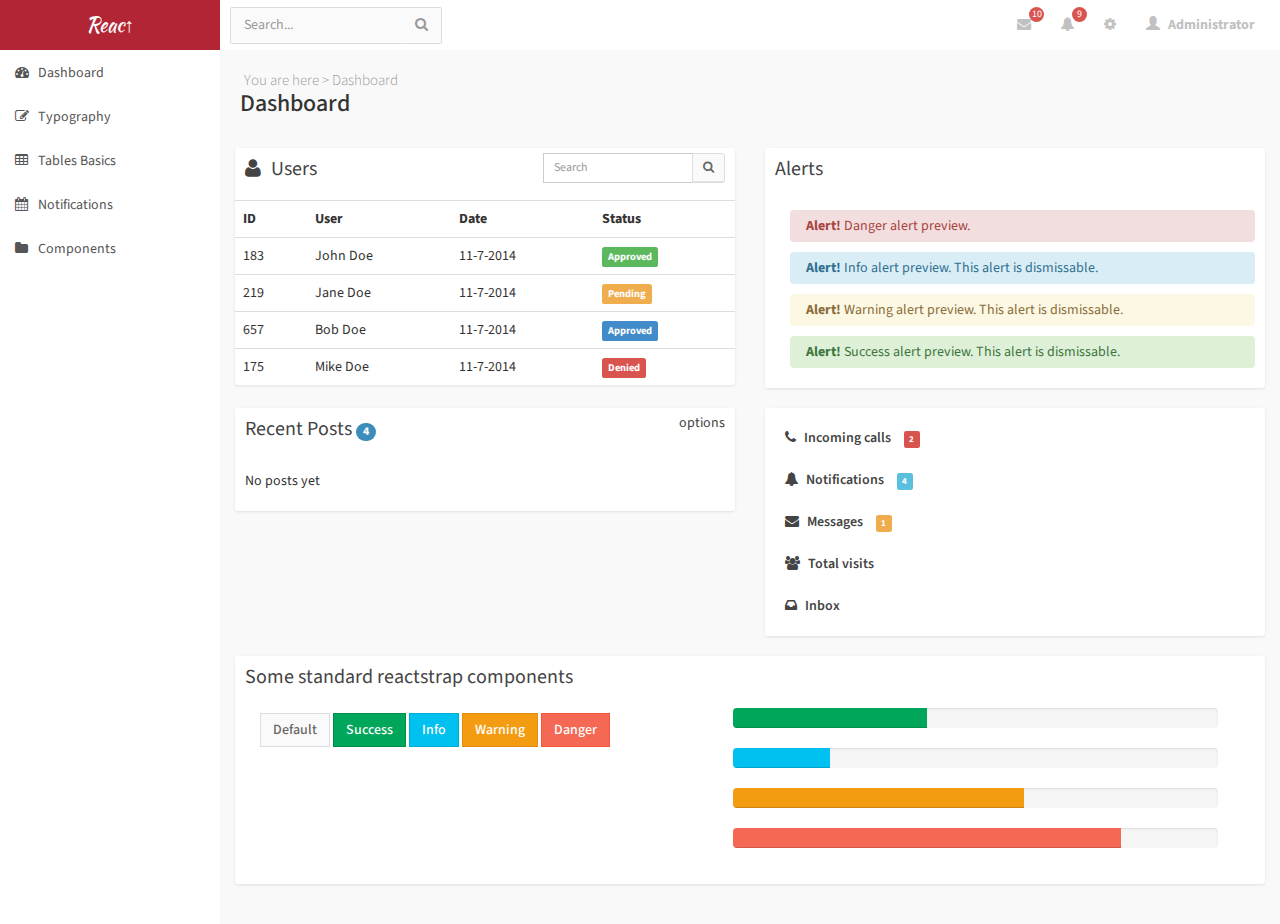
<file: index.html>
<!DOCTYPE html>
<html>
    <head>
        <meta charset="UTF-8">
        <title>Task</title>
        <meta content='width=device-width, initial-scale=1, maximum-scale=1, user-scalable=no' name='viewport'>
        <!-- bootstrap 3.0.2 -->
        <link href="css/bootstrap.min.css" rel="stylesheet" type="text/css" />
        <!-- font Awesome -->
        <link href="css/font-awesome.min.css" rel="stylesheet" type="text/css" />
        <!-- Ionicons -->
        <link href="css/ionicons.min.css" rel="stylesheet" type="text/css" />
        <!-- Theme style -->
        <link href="css/AdminLTE.css" rel="stylesheet" type="text/css" />

        <!-- HTML5 Shim and Respond.js IE8 support of HTML5 elements and media queries -->
        <!-- WARNING: Respond.js doesn't work if you view the page via file:// -->
        <!--[if lt IE 9]>
          <script src="https://oss.maxcdn.com/libs/html5shiv/3.7.0/html5shiv.js"></script>
          <script src="https://oss.maxcdn.com/libs/respond.js/1.3.0/respond.min.js"></script>
        <![endif]-->
    </head>
    <body class="skin-blue">
        <!-- header logo: style can be found in header.less -->
        <header class="header">
            <a href="index.html" class="logo">
                <!-- Add the class icon to your logo image or logo icon to add the margining -->
                Reac&#8593
            </a>
            <!-- Header Navbar: style can be found in header.less -->
            <nav class="navbar navbar-static-top" role="navigation">
                <!-- Sidebar toggle button-->
                <form action="#" method="get" class="sidebar-form">
                    <div class="input-group">
                        <input type="text" name="q" class="form-control" placeholder="Search...">
                        <span class="input-group-btn">
                            <button type="submit" name="seach" id="search-btn" class="btn btn-flat"><i class="fa fa-search"></i></button>
                        </span>
                    </div>
                </form>
                <div class="navbar-right">
                    <ul class="nav navbar-nav">
                        <!-- Messages: style can be found in dropdown.less-->
                        <li class="dropdown messages-menu">
                            <a href="#" class="dropdown-toggle" data-toggle="dropdown">
                                <i class="fa fa-envelope"></i>
                                <span class="label label-danger">10</span>
                            </a>
                          
                        </li>
                        <!-- Notifications: style can be found in dropdown.less -->
                        <li class="dropdown notifications-menu">
                            <a href="#" class="dropdown-toggle" data-toggle="dropdown">
                                <i class="fa fa-bell"></i>
                                <span class="label label-danger">9</span>
                            </a>
                            
                        </li>
                        <!-- Tasks: style can be found in dropdown.less -->
                        <li class="dropdown tasks-menu">
                            <a href="#" class="dropdown-toggle" data-toggle="dropdown">
                                <i class="fa fa-cog"></i>
                                
                            </a>
                            <ul class="dropdown-menu">
                                <li class="header">You have 9 tasks</li>
                                <li>
                                    <!-- inner menu: contains the actual data -->
                                    <ul class="menu">
                                        <li><!-- Task item -->
                                            <a href="#">
                                                <h3>
                                                    Design some buttons
                                                    <small class="pull-right">20%</small>
                                                </h3>
                                                <div class="progress xs">
                                                    <div class="progress-bar progress-bar-aqua" style="width: 20%" role="progressbar" aria-valuenow="20" aria-valuemin="0" aria-valuemax="100">
                                                        <span class="sr-only">20% Complete</span>
                                                    </div>
                                                </div>
                                            </a>
                                        </li><!-- end task item -->
                                        <li><!-- Task item -->
                                            <a href="#">
                                                <h3>
                                                    Create a nice theme
                                                    <small class="pull-right">40%</small>
                                                </h3>
                                                <div class="progress xs">
                                                    <div class="progress-bar progress-bar-green" style="width: 40%" role="progressbar" aria-valuenow="20" aria-valuemin="0" aria-valuemax="100">
                                                        <span class="sr-only">40% Complete</span>
                                                    </div>
                                                </div>
                                            </a>
                                        </li><!-- end task item -->
                                        <li><!-- Task item -->
                                            <a href="#">
                                                <h3>
                                                    Some task I need to do
                                                    <small class="pull-right">60%</small>
                                                </h3>
                                                <div class="progress xs">
                                                    <div class="progress-bar progress-bar-red" style="width: 60%" role="progressbar" aria-valuenow="20" aria-valuemin="0" aria-valuemax="100">
                                                        <span class="sr-only">60% Complete</span>
                                                    </div>
                                                </div>
                                            </a>
                                        </li><!-- end task item -->
                                        <li><!-- Task item -->
                                            <a href="#">
                                                <h3>
                                                    Make beautiful transitions
                                                    <small class="pull-right">80%</small>
                                                </h3>
                                                <div class="progress xs">
                                                    <div class="progress-bar progress-bar-yellow" style="width: 80%" role="progressbar" aria-valuenow="20" aria-valuemin="0" aria-valuemax="100">
                                                        <span class="sr-only">80% Complete</span>
                                                    </div>
                                                </div>
                                            </a>
                                        </li><!-- end task item -->
                                    </ul>
                                </li>
                                <li class="footer">
                                    <a href="#">View all tasks</a>
                                </li>
                            </ul>
                        </li>
                        <!-- User Account: style can be found in dropdown.less -->
                        <li class="dropdown user user-menu">
                            <a href="#" class="dropdown-toggle" data-toggle="dropdown">
                                <i class="glyphicon glyphicon-user"></i>
                                <span>Administrator</span>
                            </a>
                           
                        </li>
                    </ul>
                </div>
            </nav>
        </header>
        <div class="wrapper row-offcanvas row-offcanvas-left">
            <!-- Left side column. contains the logo and sidebar -->
            <aside class="left-side sidebar-offcanvas">
                <!-- sidebar: style can be found in sidebar.less -->
                <section class="sidebar">
                    <!-- Sidebar user panel -->
                   
                    
                    <!-- sidebar menu: : style can be found in sidebar.less -->
                    <ul class="sidebar-menu">
                        <li>
                            <a href="#">
                                <i class="fa fa-dashboard"></i> <span>Dashboard</span>
                            </a>
                        </li>
                      
                   
                        
                        <li class="treeview">
                            <a href="#">
                                <i class="fa fa-edit"></i> <span>Typography</span>
                                
                            </a>
                           
                        </li>
                        <li class="treeview">
                            <a href="#">
                                <i class="fa fa-table"></i> <span>Tables Basics</span>
                                
                            </a>
                           
                        </li>
                        <li>
                            <a href="#">
                                <i class="fa fa-calendar"></i> <span>Notifications</span>
                               
                            </a>
                        </li>
                       
                        <li class="treeview">
                            <a href="#">
                                <i class="fa fa-folder"></i> <span>Components</span>
                              
                            </a>
                           
                        </li>
                    </ul>
                </section>
                <!-- /.sidebar -->
            </aside>

            <!-- Right side column. Contains the navbar and content of the page -->
            <aside class="right-side">
                <!-- Content Header (Page header) -->
                <section class="content-header">
                    <h1>
                        <small>You are here > Dashboard</small><br>
                        Dashboard
                       
                    </h1>
                   
                </section>

                <!-- Main content -->
                <section class="content">
                    
                    <div class="row">
                        <div class="col-md-6">
                           
                                <div class="box">
                                    <div class="box-header">
                                        <i class="fa fa-user"></i>
                                        <h3 class="box-title">Users</h3>
                                        <div class="box-tools">
                                            <div class="input-group">
                                                <input type="text" name="table_search" class="form-control input-sm pull-right" style="width: 150px;" placeholder="Search"/>
                                                <div class="input-group-btn">
                                                    <button class="btn btn-sm btn-default"><i class="fa fa-search"></i></button>
                                                </div>
                                            </div>
                                        </div>
                                    </div><!-- /.box-header -->
                                    <div class="box-body table-responsive no-padding">
                                        <table class="table table-hover">
                                            <tr>
                                                <th>ID</th>
                                                <th>User</th>
                                                <th>Date</th>
                                                <th>Status</th>
                                                
                                            </tr>
                                            <tr>
                                                <td>183</td>
                                                <td>John Doe</td>
                                                <td>11-7-2014</td>
                                                <td><span class="label label-success">Approved</span></td>
                                               
                                            </tr>
                                            <tr>
                                                <td>219</td>
                                                <td>Jane Doe</td>
                                                <td>11-7-2014</td>
                                                <td><span class="label label-warning">Pending</span></td>
                                             
                                            </tr>
                                            <tr>
                                                <td>657</td>
                                                <td>Bob Doe</td>
                                                <td>11-7-2014</td>
                                                <td><span class="label label-primary">Approved</span></td>
                                              
                                            </tr>
                                            <tr>
                                                <td>175</td>
                                                <td>Mike Doe</td>
                                                <td>11-7-2014</td>
                                                <td><span class="label label-danger">Denied</span></td>
                                             
                                            </tr>
                                        </table>
                                    </div><!-- /.box-body -->
                                </div><!-- /.box -->
                            
                        </div>
                        <div class="col-md-6">
                            <div class="box box-danger">
                                <div class="box-header">
                                    
                                    <h3 class="box-title">Alerts</h3>
                                </div><!-- /.box-header -->
                                <div class="box-body">
                                    <div class="alert alert-danger alert-dismissable">
                                        
                                    
                                        <b>Alert!</b> Danger alert preview. 
                                    </div>
                                    <div class="alert alert-info alert-dismissable">
                                       
                                    
                                        <b>Alert!</b> Info alert preview. This alert is dismissable.
                                    </div>
                                    <div class="alert alert-warning alert-dismissable">
                                       
                                      
                                        <b>Alert!</b> Warning alert preview. This alert is dismissable.
                                    </div>
                                    <div class="alert alert-success alert-dismissable">
                                       
                                      
                                        <b>Alert!</b> Success alert preview. This alert is dismissable.
                                    </div>
                                </div><!-- /.box-body -->
                            </div><!-- /.box -->
                        </div><!-- /.col -->

                        
                    </div> <!-- /.row -->
                    <!-- END ALERTS AND CALLOUTS -->
                    
                    <div class="row">
                        <div class="col-md-6">
                            <div class="box box-info">
                                <div class="box-header">
                                    <h3 class="box-title">Recent Posts  <small class="badge  bg-light-blue">4</small></h3>
                                    <div class="box-tools pull-right">
                                       <a href="">options</a>
                                    </div>
                                </div>
                                <div class="box-body">
                                   
                                    <p>
                                        No posts yet
                                    </p>
                                </div><!-- /.box-body -->
                               
                            </div>
                        </div><!-- /.col -->

                        <div class="col-md-6">
                            <div class="box box-primary">
                             
                                <div class="box-body">
                                    <ul class="todo-list ui-sortable">
                                        <li>
                                           
                                                   <i class="fa fa-phone"></i>                                     
                                            <!-- todo text -->
                                            <span class="text">Incoming calls</span>
                                            <!-- Emphasis label -->
                                            <small class="label label-danger"> 2 </small>
                                           
                                        </li>
                                        <li>
                                            <i class="fa fa-bell"></i>
                                            <span class="text">Notifications</span>
                                            <small class="label label-info"> 4 </small>
                                           
                                        </li>
                                        <li>
                                            <i class="fa fa-envelope"></i>
                                            <span class="text">Messages</span>
                                            <small class="label label-warning"> 1 </small>
                                            
                                        </li>
                                        <li>
                                            <i class="fa fa-users"></i>
                                            <span class="text">Total visits</span>
                                            
                                        </li>
                                        <li>
                                            <i class="fa fa-inbox"></i>
                                            <span class="text">Inbox</span>
                                            
                                        </li>
                                       
                                    </ul>
                                </div><!-- /.box-body -->
                                
                            </div>
                        </div><!-- /.col -->
                    </div> <!-- /.row -->
                    <!-- END CUSTOM TABS -->
                    <!-- START PROGRESS BARS -->
                   
                    <div class="row">
                        <div class="col-md-12">
                            <div class="box box-solid">
                                <div class="box-header">
                                    <h3 class="box-title">Some standard reactstrap components</h3>
                                </div><!-- /.box-header -->
                                <div class="box-body">
                                    <div class="width50">
                                        <div class="col-md-12 rcoms">
                                            <button class="bt-sm btn btn-default btn-flat">Default</button>
                                            <button class="bt-sm btn btn-success btn-flat">Success</button>
                                            <button class="bt-sm btn btn-info btn-flat">Info</button>
                                            <button class="bt-sm btn btn-warning btn-flat">Warning</button>
                                            <button class="bt-sm btn btn-danger btn-flat">Danger</button>
                                        </div>
                                    </div>
                                    <div class="width50">
                                        <div class="progress">
                                            <div class="progress-bar progress-bar-green" role="progressbar" aria-valuenow="40" aria-valuemin="0" aria-valuemax="100" style="width: 40%">
                                                <span class="sr-only">40% Complete (success)</span>
                                            </div>
                                        </div>
                                        <div class="progress">
                                            <div class="progress-bar progress-bar-aqua" role="progressbar" aria-valuenow="20" aria-valuemin="0" aria-valuemax="100" style="width: 20%">
                                                <span class="sr-only">20% Complete</span>
                                            </div>
                                        </div>
                                        <div class="progress">
                                            <div class="progress-bar progress-bar-yellow" role="progressbar" aria-valuenow="60" aria-valuemin="0" aria-valuemax="100" style="width: 60%">
                                                <span class="sr-only">60% Complete (warning)</span>
                                            </div>
                                        </div>
                                        <div class="progress">
                                            <div class="progress-bar progress-bar-red" role="progressbar" aria-valuenow="80" aria-valuemin="0" aria-valuemax="100" style="width: 80%">
                                                <span class="sr-only">80% Complete</span>
                                            </div>
                                        </div>
                                        
                                    </div>
                                    
                                </div><!-- /.box-body -->
                            </div><!-- /.box -->
                        </div><!-- /.col (left) -->
                       
                    </div><!-- /.row -->
                  
                  
               
               
                 
         
                </section><!-- /.content -->
            </aside><!-- /.right-side -->
        </div><!-- ./wrapper -->


        <!-- jQuery 2.0.2 -->
        <script src="http://ajax.googleapis.com/ajax/libs/jquery/2.0.2/jquery.min.js"></script>
        <!-- Bootstrap -->
        <script src="js/bootstrap.min.js" type="text/javascript"></script>
        <!-- AdminLTE App -->
        <script src="js/plugin/app.js" type="text/javascript"></script>
        
    </body>
</html>
</file>
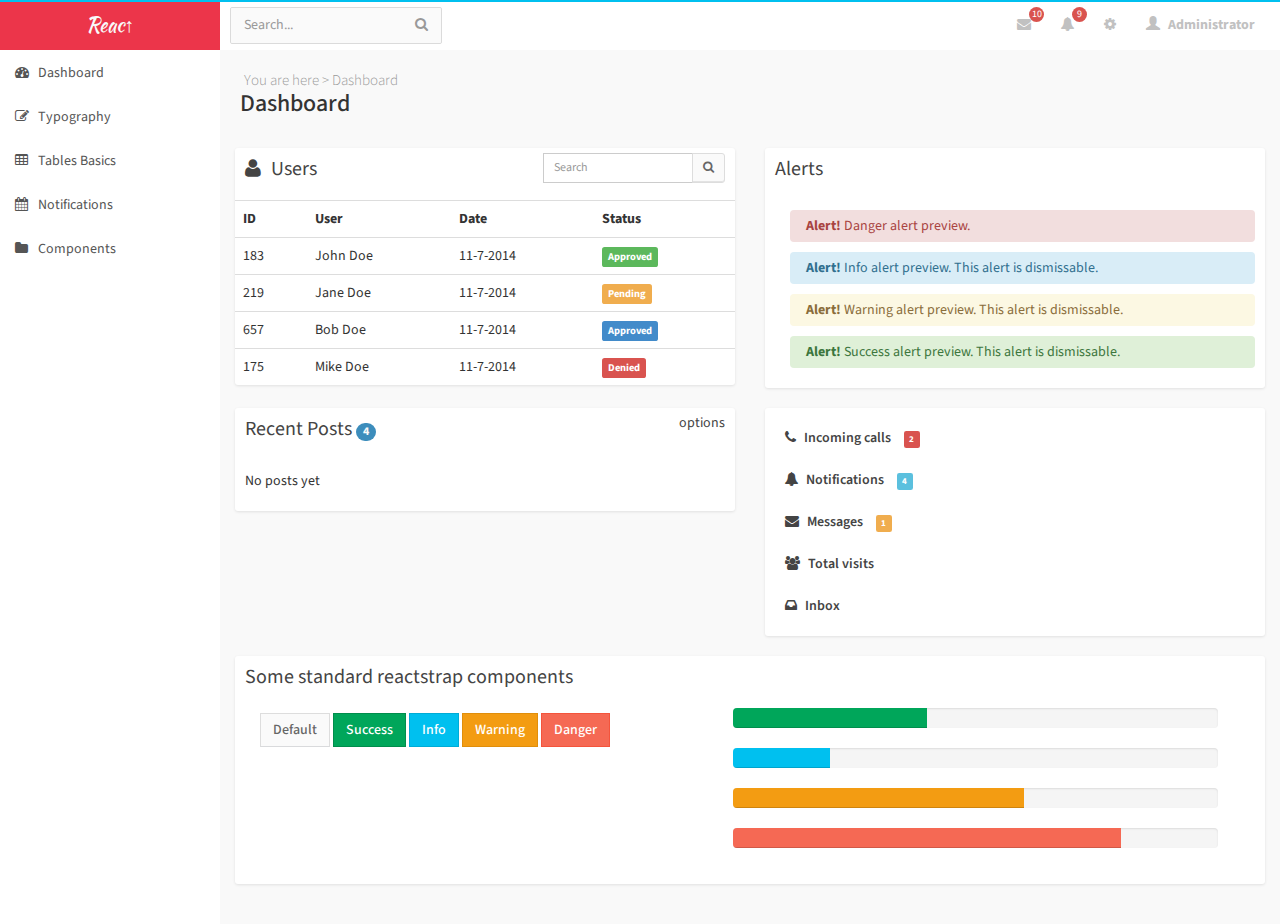
<file: pages/UI/index.html>
<!DOCTYPE html>
<html>
    <head>
        <meta charset="UTF-8">
        <title>Task</title>
        <meta content='width=device-width, initial-scale=1, maximum-scale=1, user-scalable=no' name='viewport'>
        <!-- bootstrap 3.0.2 -->
        <link href="../../css/bootstrap.min.css" rel="stylesheet" type="text/css" />
        <!-- font Awesome -->
        <link href="../../css/font-awesome.min.css" rel="stylesheet" type="text/css" />
        <!-- Ionicons -->
        <link href="../../css/ionicons.min.css" rel="stylesheet" type="text/css" />
        <!-- Theme style -->
        <link href="../../css/AdminLTE.css" rel="stylesheet" type="text/css" />

        <!-- HTML5 Shim and Respond.js IE8 support of HTML5 elements and media queries -->
        <!-- WARNING: Respond.js doesn't work if you view the page via file:// -->
        <!--[if lt IE 9]>
          <script src="https://oss.maxcdn.com/libs/html5shiv/3.7.0/html5shiv.js"></script>
          <script src="https://oss.maxcdn.com/libs/respond.js/1.3.0/respond.min.js"></script>
        <![endif]-->
    </head>
    <body class="skin-blue">
        <!-- header logo: style can be found in header.less -->
        <header class="header">
            <a href="../../index.html" class="logo">
                <!-- Add the class icon to your logo image or logo icon to add the margining -->
                Reac&#8593
            </a>
            <!-- Header Navbar: style can be found in header.less -->
            <nav class="navbar navbar-static-top" role="navigation">
                <!-- Sidebar toggle button-->
                <form action="#" method="get" class="sidebar-form">
                    <div class="input-group">
                        <input type="text" name="q" class="form-control" placeholder="Search...">
                        <span class="input-group-btn">
                            <button type="submit" name="seach" id="search-btn" class="btn btn-flat"><i class="fa fa-search"></i></button>
                        </span>
                    </div>
                </form>
                <div class="navbar-right">
                    <ul class="nav navbar-nav">
                        <!-- Messages: style can be found in dropdown.less-->
                        <li class="dropdown messages-menu">
                            <a href="#" class="dropdown-toggle" data-toggle="dropdown">
                                <i class="fa fa-envelope"></i>
                                <span class="label label-danger">10</span>
                            </a>
                          
                        </li>
                        <!-- Notifications: style can be found in dropdown.less -->
                        <li class="dropdown notifications-menu">
                            <a href="#" class="dropdown-toggle" data-toggle="dropdown">
                                <i class="fa fa-bell"></i>
                                <span class="label label-danger">9</span>
                            </a>
                            
                        </li>
                        <!-- Tasks: style can be found in dropdown.less -->
                        <li class="dropdown tasks-menu">
                            <a href="#" class="dropdown-toggle" data-toggle="dropdown">
                                <i class="fa fa-cog"></i>
                                
                            </a>
                            <ul class="dropdown-menu">
                                <li class="header">You have 9 tasks</li>
                                <li>
                                    <!-- inner menu: contains the actual data -->
                                    <ul class="menu">
                                        <li><!-- Task item -->
                                            <a href="#">
                                                <h3>
                                                    Design some buttons
                                                    <small class="pull-right">20%</small>
                                                </h3>
                                                <div class="progress xs">
                                                    <div class="progress-bar progress-bar-aqua" style="width: 20%" role="progressbar" aria-valuenow="20" aria-valuemin="0" aria-valuemax="100">
                                                        <span class="sr-only">20% Complete</span>
                                                    </div>
                                                </div>
                                            </a>
                                        </li><!-- end task item -->
                                        <li><!-- Task item -->
                                            <a href="#">
                                                <h3>
                                                    Create a nice theme
                                                    <small class="pull-right">40%</small>
                                                </h3>
                                                <div class="progress xs">
                                                    <div class="progress-bar progress-bar-green" style="width: 40%" role="progressbar" aria-valuenow="20" aria-valuemin="0" aria-valuemax="100">
                                                        <span class="sr-only">40% Complete</span>
                                                    </div>
                                                </div>
                                            </a>
                                        </li><!-- end task item -->
                                        <li><!-- Task item -->
                                            <a href="#">
                                                <h3>
                                                    Some task I need to do
                                                    <small class="pull-right">60%</small>
                                                </h3>
                                                <div class="progress xs">
                                                    <div class="progress-bar progress-bar-red" style="width: 60%" role="progressbar" aria-valuenow="20" aria-valuemin="0" aria-valuemax="100">
                                                        <span class="sr-only">60% Complete</span>
                                                    </div>
                                                </div>
                                            </a>
                                        </li><!-- end task item -->
                                        <li><!-- Task item -->
                                            <a href="#">
                                                <h3>
                                                    Make beautiful transitions
                                                    <small class="pull-right">80%</small>
                                                </h3>
                                                <div class="progress xs">
                                                    <div class="progress-bar progress-bar-yellow" style="width: 80%" role="progressbar" aria-valuenow="20" aria-valuemin="0" aria-valuemax="100">
                                                        <span class="sr-only">80% Complete</span>
                                                    </div>
                                                </div>
                                            </a>
                                        </li><!-- end task item -->
                                    </ul>
                                </li>
                                <li class="footer">
                                    <a href="#">View all tasks</a>
                                </li>
                            </ul>
                        </li>
                        <!-- User Account: style can be found in dropdown.less -->
                        <li class="dropdown user user-menu">
                            <a href="#" class="dropdown-toggle" data-toggle="dropdown">
                                <i class="glyphicon glyphicon-user"></i>
                                <span>Administrator</span>
                            </a>
                           
                        </li>
                    </ul>
                </div>
            </nav>
        </header>
        <div class="wrapper row-offcanvas row-offcanvas-left">
            <!-- Left side column. contains the logo and sidebar -->
            <aside class="left-side sidebar-offcanvas">
                <!-- sidebar: style can be found in sidebar.less -->
                <section class="sidebar">
                    <!-- Sidebar user panel -->
                   
                    
                    <!-- sidebar menu: : style can be found in sidebar.less -->
                    <ul class="sidebar-menu">
                        <li>
                            <a href="#">
                                <i class="fa fa-dashboard"></i> <span>Dashboard</span>
                            </a>
                        </li>
                      
                   
                        
                        <li class="treeview">
                            <a href="#">
                                <i class="fa fa-edit"></i> <span>Typography</span>
                                
                            </a>
                           
                        </li>
                        <li class="treeview">
                            <a href="#">
                                <i class="fa fa-table"></i> <span>Tables Basics</span>
                                
                            </a>
                           
                        </li>
                        <li>
                            <a href="#">
                                <i class="fa fa-calendar"></i> <span>Notifications</span>
                               
                            </a>
                        </li>
                       
                        <li class="treeview">
                            <a href="#">
                                <i class="fa fa-folder"></i> <span>Components</span>
                              
                            </a>
                           
                        </li>
                    </ul>
                </section>
                <!-- /.sidebar -->
            </aside>

            <!-- Right side column. Contains the navbar and content of the page -->
            <aside class="right-side">
                <!-- Content Header (Page header) -->
                <section class="content-header">
                    <h1>
                        <small>You are here > Dashboard</small><br>
                        Dashboard
                       
                    </h1>
                   
                </section>

                <!-- Main content -->
                <section class="content">
                    
                    <div class="row">
                        <div class="col-md-6">
                           
                                <div class="box">
                                    <div class="box-header">
                                        <i class="fa fa-user"></i>
                                        <h3 class="box-title">Users</h3>
                                        <div class="box-tools">
                                            <div class="input-group">
                                                <input type="text" name="table_search" class="form-control input-sm pull-right" style="width: 150px;" placeholder="Search"/>
                                                <div class="input-group-btn">
                                                    <button class="btn btn-sm btn-default"><i class="fa fa-search"></i></button>
                                                </div>
                                            </div>
                                        </div>
                                    </div><!-- /.box-header -->
                                    <div class="box-body table-responsive no-padding">
                                        <table class="table table-hover">
                                            <tr>
                                                <th>ID</th>
                                                <th>User</th>
                                                <th>Date</th>
                                                <th>Status</th>
                                                
                                            </tr>
                                            <tr>
                                                <td>183</td>
                                                <td>John Doe</td>
                                                <td>11-7-2014</td>
                                                <td><span class="label label-success">Approved</span></td>
                                               
                                            </tr>
                                            <tr>
                                                <td>219</td>
                                                <td>Jane Doe</td>
                                                <td>11-7-2014</td>
                                                <td><span class="label label-warning">Pending</span></td>
                                             
                                            </tr>
                                            <tr>
                                                <td>657</td>
                                                <td>Bob Doe</td>
                                                <td>11-7-2014</td>
                                                <td><span class="label label-primary">Approved</span></td>
                                              
                                            </tr>
                                            <tr>
                                                <td>175</td>
                                                <td>Mike Doe</td>
                                                <td>11-7-2014</td>
                                                <td><span class="label label-danger">Denied</span></td>
                                             
                                            </tr>
                                        </table>
                                    </div><!-- /.box-body -->
                                </div><!-- /.box -->
                            
                        </div>
                        <div class="col-md-6">
                            <div class="box box-danger">
                                <div class="box-header">
                                    
                                    <h3 class="box-title">Alerts</h3>
                                </div><!-- /.box-header -->
                                <div class="box-body">
                                    <div class="alert alert-danger alert-dismissable">
                                        
                                    
                                        <b>Alert!</b> Danger alert preview. 
                                    </div>
                                    <div class="alert alert-info alert-dismissable">
                                       
                                    
                                        <b>Alert!</b> Info alert preview. This alert is dismissable.
                                    </div>
                                    <div class="alert alert-warning alert-dismissable">
                                       
                                      
                                        <b>Alert!</b> Warning alert preview. This alert is dismissable.
                                    </div>
                                    <div class="alert alert-success alert-dismissable">
                                       
                                      
                                        <b>Alert!</b> Success alert preview. This alert is dismissable.
                                    </div>
                                </div><!-- /.box-body -->
                            </div><!-- /.box -->
                        </div><!-- /.col -->

                        
                    </div> <!-- /.row -->
                    <!-- END ALERTS AND CALLOUTS -->
                    
                    <div class="row">
                        <div class="col-md-6">
                            <div class="box box-info">
                                <div class="box-header">
                                    <h3 class="box-title">Recent Posts  <small class="badge  bg-light-blue">4</small></h3>
                                    <div class="box-tools pull-right">
                                       <a href="">options</a>
                                    </div>
                                </div>
                                <div class="box-body">
                                   
                                    <p>
                                        No posts yet
                                    </p>
                                </div><!-- /.box-body -->
                               
                            </div>
                        </div><!-- /.col -->

                        <div class="col-md-6">
                            <div class="box box-primary">
                             
                                <div class="box-body">
                                    <ul class="todo-list ui-sortable">
                                        <li>
                                           
                                                   <i class="fa fa-phone"></i>                                     
                                            <!-- todo text -->
                                            <span class="text">Incoming calls</span>
                                            <!-- Emphasis label -->
                                            <small class="label label-danger"> 2 </small>
                                           
                                        </li>
                                        <li>
                                            <i class="fa fa-bell"></i>
                                            <span class="text">Notifications</span>
                                            <small class="label label-info"> 4 </small>
                                           
                                        </li>
                                        <li>
                                            <i class="fa fa-envelope"></i>
                                            <span class="text">Messages</span>
                                            <small class="label label-warning"> 1 </small>
                                            
                                        </li>
                                        <li>
                                            <i class="fa fa-users"></i>
                                            <span class="text">Total visits</span>
                                            
                                        </li>
                                        <li>
                                            <i class="fa fa-inbox"></i>
                                            <span class="text">Inbox</span>
                                            
                                        </li>
                                       
                                    </ul>
                                </div><!-- /.box-body -->
                                
                            </div>
                        </div><!-- /.col -->
                    </div> <!-- /.row -->
                    <!-- END CUSTOM TABS -->
                    <!-- START PROGRESS BARS -->
                   
                    <div class="row">
                        <div class="col-md-12">
                            <div class="box box-solid">
                                <div class="box-header">
                                    <h3 class="box-title">Some standard reactstrap components</h3>
                                </div><!-- /.box-header -->
                                <div class="box-body">
                                    <div class="width50">
                                        <div class="col-md-12 rcoms">
                                            <button class="bt-sm btn btn-default btn-flat">Default</button>
                                            <button class="bt-sm btn btn-success btn-flat">Success</button>
                                            <button class="bt-sm btn btn-info btn-flat">Info</button>
                                            <button class="bt-sm btn btn-warning btn-flat">Warning</button>
                                            <button class="bt-sm btn btn-danger btn-flat">Danger</button>
                                        </div>
                                    </div>
                                    <div class="width50">
                                        <div class="progress">
                                            <div class="progress-bar progress-bar-green" role="progressbar" aria-valuenow="40" aria-valuemin="0" aria-valuemax="100" style="width: 40%">
                                                <span class="sr-only">40% Complete (success)</span>
                                            </div>
                                        </div>
                                        <div class="progress">
                                            <div class="progress-bar progress-bar-aqua" role="progressbar" aria-valuenow="20" aria-valuemin="0" aria-valuemax="100" style="width: 20%">
                                                <span class="sr-only">20% Complete</span>
                                            </div>
                                        </div>
                                        <div class="progress">
                                            <div class="progress-bar progress-bar-yellow" role="progressbar" aria-valuenow="60" aria-valuemin="0" aria-valuemax="100" style="width: 60%">
                                                <span class="sr-only">60% Complete (warning)</span>
                                            </div>
                                        </div>
                                        <div class="progress">
                                            <div class="progress-bar progress-bar-red" role="progressbar" aria-valuenow="80" aria-valuemin="0" aria-valuemax="100" style="width: 80%">
                                                <span class="sr-only">80% Complete</span>
                                            </div>
                                        </div>
                                        
                                    </div>
                                    
                                </div><!-- /.box-body -->
                            </div><!-- /.box -->
                        </div><!-- /.col (left) -->
                       
                    </div><!-- /.row -->
                  
                  
               
               
                 
         
                </section><!-- /.content -->
            </aside><!-- /.right-side -->
        </div><!-- ./wrapper -->


        <!-- jQuery 2.0.2 -->
        <script src="http://ajax.googleapis.com/ajax/libs/jquery/2.0.2/jquery.min.js"></script>
        <!-- Bootstrap -->
        <script src="../../js/bootstrap.min.js" type="text/javascript"></script>
        <!-- AdminLTE App -->
        <script src="../../js/plugin/app.js" type="text/javascript"></script>
        
    </body>
</html>
</file>
<file: css/AdminLTE.css>
@import url(//fonts.googleapis.com/css?family=Source+Sans+Pro:300,400,600,300italic,400italic,600italic);

@import url(//fonts.googleapis.com/css?family=Kaushan+Script);
/*! 
 *   AdminLTE v1.2
 *   Author: AlmsaeedStudio.com
 *   License: Open source - MIT
 *           Please visit http://opensource.org/licenses/MIT for more information
!*/
/*
    Core: General style
----------------------------
*/
html,
body {
  overflow-x: hidden!important;
  font-family: 'Source Sans Pro', sans-serif;
  -webkit-font-smoothing: antialiased;
  min-height: 100%;
  background: #f9f9f9;
}
a {
  color: #3c8dbc;
}
a:hover,
a:active,
a:focus {
  outline: none;
  text-decoration: none;
  color: #72afd2;
}
/* Layouts */
.wrapper {
  min-height: 100%;
}
.wrapper:before,
.wrapper:after {
  display: table;
  content: " ";
}
.wrapper:after {
  clear: both;
}
/* Header */
body > .header {
  position: absolute;
  top: 0;
  left: 0;
  right: 0;
  z-index: 1030;
}
/* Define 2 column template */
.right-side,
.left-side {
  min-height: 100%;
  display: block;
}
/*right side - contins main content*/
.right-side {
  background-color: #f9f9f9;
  margin-left: 220px;
}
/*left side - contains sidebar*/
.left-side {
  position: absolute;
  width: 220px;
  top: 0;
}
@media screen and (min-width: 992px) {
  .left-side {
    top: 50px;
  }
  /*Right side strech mode*/
  .right-side.strech {
    margin-left: 0;
  }
  .right-side.strech > .content-header {
    margin-top: 0px;
  }
  /* Left side collapse */
  .left-side.collapse-left {
    left: -220px;
  }
}
/*Give content full width on xs screens*/
@media screen and (max-width: 992px) {
  .right-side {
    margin-left: 0;
  }
}
/*
    By default the layout is not fixed but if you add the class .fixed to the body element
    the sidebar and the navbar will automatically become poisitioned fixed
*/
body.fixed > .header,
body.fixed .left-side,
body.fixed .navbar {
  position: fixed;
}
body.fixed > .header {
  top: 0;
  right: 0;
  left: 0;
}
body.fixed .navbar {
  left: 0;
  right: 0;
}
body.fixed .wrapper {
  margin-top: 50px;
}
/* Content */
.content {
  padding: 20px 15px;
  background: #f9f9f9;
  overflow: auto;
}
/* Utility */
/* H1 - H6 font */
h1,
h2,
h3,
h4,
h5,
h6,
.h1,
.h2,
.h3,
.h4,
.h5,
.h6 {
  font-family: 'Source Sans Pro', sans-serif;
}
/* Page Header */
.page-header {
  margin: 10px 0 20px 0;
  font-size: 22px;
}
.page-header > small {
  color: #666;
  display: block;
  margin-top: 5px;
}
/* All images should be responsive */
img {
  max-width: 100%important;
}
.sort-highlight {
  background: #f4f4f4;
  border: 1px dashed #ddd;
  margin-bottom: 10px;
}
/* 10px padding and margins */
.pad {
  padding: 10px;
}
.margin {
  margin: 10px;
}
/* Display inline */
.inline {
  display: inline;
  width: auto;
}
/* Background colors */
.bg-red,
.bg-yellow,
.bg-aqua,
.bg-blue,
.bg-light-blue,
.bg-green,
.bg-navy,
.bg-teal,
.bg-olive,
.bg-lime,
.bg-orange,
.bg-fuchsia,
.bg-purple,
.bg-maroon,
.bg-black {
  color: #f9f9f9 !important;
}
.bg-gray {
  background-color: #eaeaec !important;
}
.bg-black {
  background-color: #222222 !important;
}
.bg-red {
  background-color: #f56954 !important;
}
.bg-yellow {
  background-color: #f39c12 !important;
}
.bg-aqua {
  background-color: #00c0ef !important;
}
.bg-blue {
  background-color: #0073b7 !important;
}
.bg-light-blue {
  background-color: #3c8dbc !important;
}
.bg-green {
  background-color: #00a65a !important;
}
.bg-navy {
  background-color: #001f3f !important;
}
.bg-teal {
  background-color: #39cccc !important;
}
.bg-olive {
  background-color: #3d9970 !important;
}
.bg-lime {
  background-color: #01ff70 !important;
}
.bg-orange {
  background-color: #ff851b !important;
}
.bg-fuchsia {
  background-color: #f012be !important;
}
.bg-purple {
  background-color: #932ab6 !important;
}
.bg-maroon {
  background-color: #85144b !important;
}
/* Text colors */
.text-red {
  color: #f56954 !important;
}
.text-yellow {
  color: #f39c12 !important;
}
.text-aqua {
  color: #00c0ef !important;
}
.text-blue {
  color: #0073b7 !important;
}
.text-light-blue {
  color: #3c8dbc !important;
}
.text-green {
  color: #00a65a !important;
}
.text-navy {
  color: #001f3f !important;
}
.text-teal {
  color: #39cccc !important;
}
.text-olive {
  color: #3d9970 !important;
}
.text-lime {
  color: #01ff70 !important;
}
.text-orange {
  color: #ff851b !important;
}
.text-fuchsia {
  color: #f012be !important;
}
.text-purple {
  color: #932ab6 !important;
}
.text-maroon {
  color: #85144b !important;
}
/*Hide elements by display none only*/
.hide {
  display: none !important;
}
/* Remove borders */
.no-border {
  border: 0px !important;
}
/* Remove padding */
.no-padding {
  padding: 0px !important;
}
/* Remove margins */
.no-margin {
  margin: 0px !important;
}
/* Remove box shadow */
.no-shadow {
  box-shadow: none!important;
}
/* Don't display when printing */
@media print {
  .no-print {
    display: none;
  }
  .left-side,
  .header,
  .content-header {
    display: none;
  }
  .right-side {
    margin: 0;
  }
}
/* Remove border radius */
.flat {
  -webkit-border-radius: 0 !important;
  -moz-border-radius: 0 !important;
  border-radius: 0 !important;
}
/* Change the color of the striped tables */
.table-striped > tbody > tr:nth-child(odd) > td,
.table-striped > tbody > tr:nth-child(odd) > th {
  background-color: #f3f4f5;
}
/* .text-center in tables */
table.text-center td,
table.text-center th {
  text-align: center;
}
/* _fix for sparkline tooltip */
.jqstooltip {
  padding: 5px!important;
  width: auto!important;
  height: auto!important;
}
/*
    Components: navbar, logo and content header
-------------------------------------------------
*/
body > .header {
  position: relative;
  max-height: 100px;
  z-index: 1030;
}
body > .header .navbar {
  height: 50px;
  margin-bottom: 0;
  margin-left: 220px;
}
body > .header .navbar .sidebar-toggle {
  float: left;
  padding: 9px 5px;
  margin-top: 8px;
  margin-right: 0;
  margin-bottom: 8px;
  margin-left: 5px;
  background-color: transparent;
  background-image: none;
  border: 1px solid transparent;
  -webkit-border-radius: 0 !important;
  -moz-border-radius: 0 !important;
  border-radius: 0 !important;
}
body > .header .navbar .sidebar-toggle:hover .icon-bar {
  background: #f6f6f6;
}
body > .header .navbar .sidebar-toggle .icon-bar {
  display: block;
  width: 22px;
  height: 2px;
  -webkit-border-radius: 4px;
  -moz-border-radius: 4px;
  border-radius: 4px;
}
body > .header .navbar .sidebar-toggle .icon-bar + .icon-bar {
  margin-top: 4px;
}
body > .header .navbar .nav > li.user > a {
  font-weight: bold;
}
body > .header .navbar .nav > li.user > a > .fa,
body > .header .navbar .nav > li.user > a > .glyphicon,
body > .header .navbar .nav > li.user > a > .ion {
  margin-right: 5px;
}
body > .header .navbar .nav > li > a > .label {
  -webkit-border-radius: 50%;
  -moz-border-radius: 50%;
  border-radius: 50%;
  position: absolute;
  top: 7px;
  right: 2px;
  font-size: 10px;
  font-weight: normal;
  width: 15px;
  height: 15px;
  line-height: 1.0em;
  text-align: center;
  padding: 2px;
}
body > .header .navbar .nav > li > a:hover > .label {
  top: 3px;
}
body > .header .logo {
  float: left;
  font-size: 20px;
  line-height: 50px;
  text-align: center;
  padding: 0 10px;
  width: 220px;
  font-family: 'Kaushan Script', cursive;
  font-weight: 500;
  height: 50px;
  display: block;
}
body > .header .logo .icon {
  margin-right: 10px;
}
.right-side > .content-header {
  position: relative;
  padding: 15px 15px 10px 20px;
}
.right-side > .content-header > h1 {
  margin: 0;
  font-size: 24px;
}
.right-side > .content-header > h1 > small {
  font-size: 15px;
  display: inline-block;
  padding-left: 4px;
  font-weight: 300;
}
.right-side > .content-header > .breadcrumb {
  float: right;
  background: transparent;
  margin-top: 0px;
  margin-bottom: 0;
  font-size: 12px;
  padding: 7px 5px;
  position: absolute;
  top: 15px;
  right: 10px;
  -webkit-border-radius: 2px;
  -moz-border-radius: 2px;
  border-radius: 2px;
}
.right-side > .content-header > .breadcrumb > li > a {
  color: #444;
  text-decoration: none;
}
.right-side > .content-header > .breadcrumb > li > a > .fa,
.right-side > .content-header > .breadcrumb > li > a > .glyphicon,
.right-side > .content-header > .breadcrumb > li > a > .ion {
  margin-right: 5px;
}
.right-side > .content-header > .breadcrumb > li + li:before {
  content: '>\00a0';
}
@media screen and (max-width: 767px) {
  .right-side > .content-header > .breadcrumb {
    position: relative;
    margin-top: 5px;
    top: 0;
    right: 0;
    float: none;
    background: #efefef;
  }
}
@media (max-width: 767px) {
  .navbar .navbar-nav > li {
    float: left;
  }
  .navbar-nav {
    margin: 0;
    float: left;
  }
  .navbar-nav > li > a {
    padding-top: 15px;
    padding-bottom: 15px;
    line-height: 20px;
  }
  .navbar .navbar-right {
    float: right;
  }
}
@media screen and (max-width: 560px) {
  body > .header {
    position: relative;
  }
  body > .header .logo,
  body > .header .navbar {
    width: 100%;
    float: none;
    position: relative!important;
  }
  body > .header .navbar {
    margin: 0;
  }
  body.fixed > .header {
    position: fixed;
  }
  body.fixed > .wrapper,
  body.fixed .sidebar-offcanvas {
    margin-top: 100px!important;
  }
}
/*
    Component: Sidebar
--------------------------
*/
.sidebar {
  margin-bottom: 5px;
}
.sidebar .sidebar-form input:focus {
  -webkit-box-shadow: none;
  -moz-box-shadow: none;
  box-shadow: none;
  border-color: transparent!important;
}
.sidebar .sidebar-menu {
  list-style: none;
  margin: 0;
  padding: 0;
}
.sidebar .sidebar-menu > li {
  margin: 0;
  padding: 0;
}
.sidebar .sidebar-menu > li > a {
  padding: 12px 5px 12px 15px;
  display: block;
}
.sidebar .sidebar-menu > li > a > .fa,
.sidebar .sidebar-menu > li > a > .glyphicon,
.sidebar .sidebar-menu > li > a > .ion {
  width: 20px;
}
.sidebar .sidebar-menu .treeview-menu {
  display: none;
  list-style: none;
  padding: 0;
  margin: 0;
}
.sidebar .sidebar-menu .treeview-menu > li {
  margin: 0;
}
.sidebar .sidebar-menu .treeview-menu > li > a {
  padding: 5px 5px 5px 15px;
  display: block;
  font-size: 14px;
  margin: 0px 0px;
}
.sidebar .sidebar-menu .treeview-menu > li > a > .fa,
.sidebar .sidebar-menu .treeview-menu > li > a > .glyphicon,
.sidebar .sidebar-menu .treeview-menu > li > a > .ion {
  width: 20px;
}
.user-panel {
  padding: 10px;
}
.user-panel:before,
.user-panel:after {
  display: table;
  content: " ";
}
.user-panel:after {
  clear: both;
}
.user-panel > .image > img {
  width: 45px;
  height: 45px;
}
.user-panel > .info {
  font-weight: 600;
  padding: 5px 5px 5px 15px;
  font-size: 14px;
  line-height: 1;
}
.user-panel > .info > p {
  margin-bottom: 9px;
}
.user-panel > .info > a {
  text-decoration: none;
  padding-right: 5px;
  margin-top: 3px;
  font-size: 11px;
  font-weight: normal;
}
.user-panel > .info > a > .fa,
.user-panel > .info > a > .ion,
.user-panel > .info > a > .glyphicon {
  margin-right: 3px;
}
/*
 * Off Canvas
 * --------------------------------------------------
 *  Gives us the push menu effect
 */
@media screen and (max-width: 992px) {
  .relative {
    position: relative;
  }
  .row-offcanvas-right .sidebar-offcanvas {
    right: -220px;
  }
  .row-offcanvas-left .sidebar-offcanvas {
    left: -220px;
  }
  .row-offcanvas-right.active {
    right: 220px;
  }
  .row-offcanvas-left.active {
    left: 220px;
  }
  .sidebar-offcanvas {
    left: 0;
  }
  body.fixed .sidebar-offcanvas {
    margin-top: 50px;
    left: -220px;
  }
  body.fixed .row-offcanvas-left.active .navbar {
    left: 220px !important;
    right: 0;
  }
  body.fixed .row-offcanvas-left.active .sidebar-offcanvas {
    left: 0px;
  }
}
/* 
    Dropdown menus
----------------------------
*/
/*Dropdowns in general*/
.dropdown-menu {
  -webkit-box-shadow: 0px 3px 6px rgba(0, 0, 0, 0.1);
  -moz-box-shadow: 0px 3px 6px rgba(0, 0, 0, 0.1);
  box-shadow: 0px 3px 6px rgba(0, 0, 0, 0.1);
  z-index: 2300;
}
.dropdown-menu > li > a > .glyphicon,
.dropdown-menu > li > a > .fa,
.dropdown-menu > li > a > .ion {
  margin-right: 10px;
}
.dropdown-menu > li > a:hover {
  background-color: #3c8dbc;
  color: #f9f9f9;
}
/*Drodown in navbars*/
.skin-blue .navbar .dropdown-menu > li > a {
  color: #444444;
}
/*
    Navbar custom dropdown menu
------------------------------------
*/
.navbar-nav > .notifications-menu > .dropdown-menu,
.navbar-nav > .messages-menu > .dropdown-menu,
.navbar-nav > .tasks-menu > .dropdown-menu {
  width: 280px;
  padding: 0 0 0 0!important;
  margin: 0!important;
  top: 100%;
  border: 1px solid #dfdfdf;
  -webkit-border-radius: 4px !important;
  -moz-border-radius: 4px !important;
  border-radius: 4px !important;
}
.navbar-nav > .notifications-menu > .dropdown-menu > li.header,
.navbar-nav > .messages-menu > .dropdown-menu > li.header,
.navbar-nav > .tasks-menu > .dropdown-menu > li.header {
  -webkit-border-top-left-radius: 4px;
  -webkit-border-top-right-radius: 4px;
  -webkit-border-bottom-right-radius: 0;
  -webkit-border-bottom-left-radius: 0;
  -moz-border-radius-topleft: 4px;
  -moz-border-radius-topright: 4px;
  -moz-border-radius-bottomright: 0;
  -moz-border-radius-bottomleft: 0;
  border-top-left-radius: 4px;
  border-top-right-radius: 4px;
  border-bottom-right-radius: 0;
  border-bottom-left-radius: 0;
  background-color: #ffffff;
  padding: 7px 10px;
  border-bottom: 1px solid #f4f4f4;
  color: #444444;
  font-size: 14px;
}
.navbar-nav > .notifications-menu > .dropdown-menu > li.header:after,
.navbar-nav > .messages-menu > .dropdown-menu > li.header:after,
.navbar-nav > .tasks-menu > .dropdown-menu > li.header:after {
  bottom: 100%;
  left: 92%;
  border: solid transparent;
  content: " ";
  height: 0;
  width: 0;
  position: absolute;
  pointer-events: none;
  border-color: rgba(255, 255, 255, 0);
  border-bottom-color: #ffffff;
  border-width: 7px;
  margin-left: -7px;
}
.navbar-nav > .notifications-menu > .dropdown-menu > li.footer > a,
.navbar-nav > .messages-menu > .dropdown-menu > li.footer > a,
.navbar-nav > .tasks-menu > .dropdown-menu > li.footer > a {
  -webkit-border-top-left-radius: 0px;
  -webkit-border-top-right-radius: 0px;
  -webkit-border-bottom-right-radius: 4px;
  -webkit-border-bottom-left-radius: 4px;
  -moz-border-radius-topleft: 0px;
  -moz-border-radius-topright: 0px;
  -moz-border-radius-bottomright: 4px;
  -moz-border-radius-bottomleft: 4px;
  border-top-left-radius: 0px;
  border-top-right-radius: 0px;
  border-bottom-right-radius: 4px;
  border-bottom-left-radius: 4px;
  font-size: 12px;
  background-color: #f4f4f4;
  padding: 7px 10px;
  border-bottom: 1px solid #eeeeee;
  color: #444444;
  text-align: center;
}
.navbar-nav > .notifications-menu > .dropdown-menu > li.footer > a:hover,
.navbar-nav > .messages-menu > .dropdown-menu > li.footer > a:hover,
.navbar-nav > .tasks-menu > .dropdown-menu > li.footer > a:hover {
  background: #f4f4f4;
  text-decoration: none;
  font-weight: normal;
}
.navbar-nav > .notifications-menu > .dropdown-menu > li .menu,
.navbar-nav > .messages-menu > .dropdown-menu > li .menu,
.navbar-nav > .tasks-menu > .dropdown-menu > li .menu {
  margin: 0;
  padding: 0;
  list-style: none;
  overflow-x: hidden;
}
.navbar-nav > .notifications-menu > .dropdown-menu > li .menu > li > a,
.navbar-nav > .messages-menu > .dropdown-menu > li .menu > li > a,
.navbar-nav > .tasks-menu > .dropdown-menu > li .menu > li > a {
  display: block;
  white-space: nowrap;
  /* Prevent text from breaking */

  border-bottom: 1px solid #f4f4f4;
}
.navbar-nav > .notifications-menu > .dropdown-menu > li .menu > li > a:hover,
.navbar-nav > .messages-menu > .dropdown-menu > li .menu > li > a:hover,
.navbar-nav > .tasks-menu > .dropdown-menu > li .menu > li > a:hover {
  background: #f6f6f6;
  text-decoration: none;
}
.navbar-nav > .notifications-menu > .dropdown-menu > li .menu > li > a {
  font-size: 12px;
  color: #444444;
}
.navbar-nav > .notifications-menu > .dropdown-menu > li .menu > li > a > .glyphicon,
.navbar-nav > .notifications-menu > .dropdown-menu > li .menu > li > a > .fa,
.navbar-nav > .notifications-menu > .dropdown-menu > li .menu > li > a > .ion {
  font-size: 20px;
  width: 50px;
  text-align: center;
  padding: 15px 0px;
  margin-right: 5px;
  /* Default background and font colors */

  background: #00c0ef;
  color: #f9f9f9;
  /* Fallback for browsers that doesn't support rgba */

  color: rgba(255, 255, 255, 0.7);
}
.navbar-nav > .notifications-menu > .dropdown-menu > li .menu > li > a > .glyphicon.danger,
.navbar-nav > .notifications-menu > .dropdown-menu > li .menu > li > a > .fa.danger,
.navbar-nav > .notifications-menu > .dropdown-menu > li .menu > li > a > .ion.danger {
  background: #f56954;
}
.navbar-nav > .notifications-menu > .dropdown-menu > li .menu > li > a > .glyphicon.warning,
.navbar-nav > .notifications-menu > .dropdown-menu > li .menu > li > a > .fa.warning,
.navbar-nav > .notifications-menu > .dropdown-menu > li .menu > li > a > .ion.warning {
  background: #f39c12;
}
.navbar-nav > .notifications-menu > .dropdown-menu > li .menu > li > a > .glyphicon.success,
.navbar-nav > .notifications-menu > .dropdown-menu > li .menu > li > a > .fa.success,
.navbar-nav > .notifications-menu > .dropdown-menu > li .menu > li > a > .ion.success {
  background: #00a65a;
}
.navbar-nav > .notifications-menu > .dropdown-menu > li .menu > li > a > .glyphicon.info,
.navbar-nav > .notifications-menu > .dropdown-menu > li .menu > li > a > .fa.info,
.navbar-nav > .notifications-menu > .dropdown-menu > li .menu > li > a > .ion.info {
  background: #00c0ef;
}
.navbar-nav > .messages-menu > .dropdown-menu > li .menu > li > a {
  margin: 0px;
  line-height: 20px;
  padding: 10px 5px 10px 5px;
  -webkit-border-radius: 4px;
  -moz-border-radius: 4px;
  border-radius: 4px;
}
.navbar-nav > .messages-menu > .dropdown-menu > li .menu > li > a > div > img {
  margin: auto 10px auto auto;
  width: 40px;
  height: 40px;
  border: 1px solid #dddddd;
}
.navbar-nav > .messages-menu > .dropdown-menu > li .menu > li > a > h4 {
  padding: 0;
  margin: 0 0 0 45px;
  color: #444444;
  font-size: 15px;
}
.navbar-nav > .messages-menu > .dropdown-menu > li .menu > li > a > h4 > small {
  color: #999999;
  font-size: 10px;
  float: right;
}
.navbar-nav > .messages-menu > .dropdown-menu > li .menu > li > a > p {
  margin: 0 0 0 45px;
  font-size: 12px;
  color: #888888;
}
.navbar-nav > .messages-menu > .dropdown-menu > li .menu > li > a:before,
.navbar-nav > .messages-menu > .dropdown-menu > li .menu > li > a:after {
  display: table;
  content: " ";
}
.navbar-nav > .messages-menu > .dropdown-menu > li .menu > li > a:after {
  clear: both;
}
.navbar-nav > .tasks-menu > .dropdown-menu > li .menu > li > a {
  padding: 10px;
}
.navbar-nav > .tasks-menu > .dropdown-menu > li .menu > li > a > h3 {
  font-size: 14px;
  padding: 0;
  margin: 0 0 10px 0;
  color: #666666;
}
.navbar-nav > .tasks-menu > .dropdown-menu > li .menu > li > a > .progress {
  padding: 0;
  margin: 0;
}
.navbar-nav > .user-menu > .dropdown-menu {
  -webkit-border-radius: 0;
  -moz-border-radius: 0;
  border-radius: 0;
  padding: 1px 0 0 0;
  border-top-width: 0;
  width: 280px;
}
.navbar-nav > .user-menu > .dropdown-menu:after {
  bottom: 100%;
  right: 10px;
  border: solid transparent;
  content: " ";
  height: 0;
  width: 0;
  position: absolute;
  pointer-events: none;
  border-color: rgba(255, 255, 255, 0);
  border-bottom-color: #ffffff;
  border-width: 10px;
  margin-left: -10px;
}
.navbar-nav > .user-menu > .dropdown-menu > li.user-header {
  height: 175px;
  padding: 10px;
  background: #3c8dbc;
  text-align: center;
}
.navbar-nav > .user-menu > .dropdown-menu > li.user-header > img {
  z-index: 5;
  height: 90px;
  width: 90px;
  border: 8px solid;
  border-color: transparent;
  border-color: rgba(255, 255, 255, 0.2);
}
.navbar-nav > .user-menu > .dropdown-menu > li.user-header > p {
  z-index: 5;
  color: #f9f9f9;
  color: rgba(255, 255, 255, 0.8);
  font-size: 17px;
  text-shadow: 2px 2px 3px #333333;
  margin-top: 10px;
}
.navbar-nav > .user-menu > .dropdown-menu > li.user-header > p > small {
  display: block;
  font-size: 12px;
}
.navbar-nav > .user-menu > .dropdown-menu > li.user-body {
  padding: 15px;
  border-bottom: 1px solid #f4f4f4;
  border-top: 1px solid #dddddd;
}
.navbar-nav > .user-menu > .dropdown-menu > li.user-body:before,
.navbar-nav > .user-menu > .dropdown-menu > li.user-body:after {
  display: table;
  content: " ";
}
.navbar-nav > .user-menu > .dropdown-menu > li.user-body:after {
  clear: both;
}
.navbar-nav > .user-menu > .dropdown-menu > li.user-body > div > a {
  color: #0073b7;
}
.navbar-nav > .user-menu > .dropdown-menu > li.user-footer {
  background-color: #f9f9f9;
  padding: 10px;
}
.navbar-nav > .user-menu > .dropdown-menu > li.user-footer:before,
.navbar-nav > .user-menu > .dropdown-menu > li.user-footer:after {
  display: table;
  content: " ";
}
.navbar-nav > .user-menu > .dropdown-menu > li.user-footer:after {
  clear: both;
}
.navbar-nav > .user-menu > .dropdown-menu > li.user-footer .btn-default {
  color: #666666;
}
/* Add fade animation to dropdown menus */
.open > .dropdown-menu {
  animation-name: fadeAnimation;
  animation-duration: .7s;
  animation-iteration-count: 1;
  animation-timing-function: ease;
  animation-fill-mode: forwards;
  -webkit-animation-name: fadeAnimation;
  -webkit-animation-duration: .7s;
  -webkit-animation-iteration-count: 1;
  -webkit-animation-timing-function: ease;
  -webkit-animation-fill-mode: forwards;
  -moz-animation-name: fadeAnimation;
  -moz-animation-duration: .7s;
  -moz-animation-iteration-count: 1;
  -moz-animation-timing-function: ease;
  -moz-animation-fill-mode: forwards;
}
@keyframes fadeAnimation {
  from {
    opacity: 0;
    top: 120%;
  }
  to {
    opacity: 1;
    top: 100%;
  }
}
@-webkit-keyframes fadeAnimation {
  from {
    opacity: 0;
    top: 120%;
  }
  to {
    opacity: 1;
    top: 100%;
  }
}
/* Fix dropdown menu for small screens to display correctly on small screens */
@media screen and (max-width: 767px) {
  .navbar-nav > .notifications-menu > .dropdown-menu,
  .navbar-nav > .user-menu > .dropdown-menu,
  .navbar-nav > .tasks-menu > .dropdown-menu,
  .navbar-nav > .messages-menu > .dropdown-menu {
    position: absolute;
    top: 100%;
    right: 0;
    left: auto;
    border-right: 1px solid #dddddd;
    border-bottom: 1px solid #dddddd;
    border-left: 1px solid #dddddd;
    background: #ffffff;
  }
}
/* Fix menu positions on xs screens to appear correctly and fully */
@media screen and (max-width: 480px) {
  .navbar-nav > .notifications-menu > .dropdown-menu > li.header,
  .navbar-nav > .tasks-menu > .dropdown-menu > li.header,
  .navbar-nav > .messages-menu > .dropdown-menu > li.header {
    /* Remove arrow from the top */
  }
  .navbar-nav > .notifications-menu > .dropdown-menu > li.header:after,
  .navbar-nav > .tasks-menu > .dropdown-menu > li.header:after,
  .navbar-nav > .messages-menu > .dropdown-menu > li.header:after {
    border-width: 0px!important;
  }
  .navbar-nav > .tasks-menu > .dropdown-menu {
    position: absolute;
    right: -120px;
    left: auto;
  }
  .navbar-nav > .notifications-menu > .dropdown-menu {
    position: absolute;
    right: -170px;
    left: auto;
  }
  .navbar-nav > .messages-menu > .dropdown-menu {
    position: absolute;
    right: -210px;
    left: auto;
  }
}
/* 
   All form elements including input, select, textarea etc.
-----------------------------------------------------------------
*/
.form-control {
  -webkit-border-radius: 0px !important;
  -moz-border-radius: 0px !important;
  border-radius: 0px !important;
  box-shadow: none;
}
.form-control:focus {
  border-color: #3c8dbc !important;
  box-shadow: none;
}
.form-group.has-success label {
  color: #00a65a;
}
.form-group.has-success .form-control {
  border-color: #00a65a !important;
  box-shadow: none;
}
.form-group.has-warning label {
  color: #f39c12;
}
.form-group.has-warning .form-control {
  border-color: #f39c12 !important;
  box-shadow: none;
}
.form-group.has-error label {
  color: #f56954;
}
.form-group.has-error .form-control {
  border-color: #f56954 !important;
  box-shadow: none;
}
/* Input group */
.input-group .input-group-addon {
  border-radius: 0;
  background-color: #f4f4f4;
}
/* button groups */
.btn-group-vertical .btn.btn-flat:first-of-type,
.btn-group-vertical .btn.btn-flat:last-of-type {
  border-radius: 0;
}
/* Checkbox and radio inputs */
.checkbox,
.radio {
  padding-left: 0;
}
/* 
    Compenent: Progress bars
--------------------------------
*/
/* size variation */
.progress.sm {
  height: 10px;
}
.progress.xs {
  height: 7px;
}
/* Vertical bars */
.progress.vertical {
  position: relative;
  width: 30px;
  height: 200px;
  display: inline-block;
  margin-right: 10px;
}
.progress.vertical > .progress-bar {
  width: 100%!important;
  position: absolute;
  bottom: 0;
}
.progress.vertical.sm {
  width: 20px;
}
.progress.vertical.xs {
  width: 10px;
}
/* Remove margins from progress bars when put in a table */
.table tr > td .progress {
  margin: 0;
}
.progress-bar-light-blue,
.progress-bar-primary {
  background-color: #3c8dbc;
}
.progress-striped .progress-bar-light-blue,
.progress-striped .progress-bar-primary {
  background-image: -webkit-gradient(linear, 0 100%, 100% 0, color-stop(0.25, rgba(255, 255, 255, 0.15)), color-stop(0.25, transparent), color-stop(0.5, transparent), color-stop(0.5, rgba(255, 255, 255, 0.15)), color-stop(0.75, rgba(255, 255, 255, 0.15)), color-stop(0.75, transparent), to(transparent));
  background-image: -webkit-linear-gradient(45deg, rgba(255, 255, 255, 0.15) 25%, transparent 25%, transparent 50%, rgba(255, 255, 255, 0.15) 50%, rgba(255, 255, 255, 0.15) 75%, transparent 75%, transparent);
  background-image: -moz-linear-gradient(45deg, rgba(255, 255, 255, 0.15) 25%, transparent 25%, transparent 50%, rgba(255, 255, 255, 0.15) 50%, rgba(255, 255, 255, 0.15) 75%, transparent 75%, transparent);
  background-image: linear-gradient(45deg, rgba(255, 255, 255, 0.15) 25%, transparent 25%, transparent 50%, rgba(255, 255, 255, 0.15) 50%, rgba(255, 255, 255, 0.15) 75%, transparent 75%, transparent);
}
.progress-bar-green,
.progress-bar-success {
  background-color: #00a65a;
}
.progress-striped .progress-bar-green,
.progress-striped .progress-bar-success {
  background-image: -webkit-gradient(linear, 0 100%, 100% 0, color-stop(0.25, rgba(255, 255, 255, 0.15)), color-stop(0.25, transparent), color-stop(0.5, transparent), color-stop(0.5, rgba(255, 255, 255, 0.15)), color-stop(0.75, rgba(255, 255, 255, 0.15)), color-stop(0.75, transparent), to(transparent));
  background-image: -webkit-linear-gradient(45deg, rgba(255, 255, 255, 0.15) 25%, transparent 25%, transparent 50%, rgba(255, 255, 255, 0.15) 50%, rgba(255, 255, 255, 0.15) 75%, transparent 75%, transparent);
  background-image: -moz-linear-gradient(45deg, rgba(255, 255, 255, 0.15) 25%, transparent 25%, transparent 50%, rgba(255, 255, 255, 0.15) 50%, rgba(255, 255, 255, 0.15) 75%, transparent 75%, transparent);
  background-image: linear-gradient(45deg, rgba(255, 255, 255, 0.15) 25%, transparent 25%, transparent 50%, rgba(255, 255, 255, 0.15) 50%, rgba(255, 255, 255, 0.15) 75%, transparent 75%, transparent);
}
.progress-bar-aqua,
.progress-bar-info {
  background-color: #00c0ef;
}
.progress-striped .progress-bar-aqua,
.progress-striped .progress-bar-info {
  background-image: -webkit-gradient(linear, 0 100%, 100% 0, color-stop(0.25, rgba(255, 255, 255, 0.15)), color-stop(0.25, transparent), color-stop(0.5, transparent), color-stop(0.5, rgba(255, 255, 255, 0.15)), color-stop(0.75, rgba(255, 255, 255, 0.15)), color-stop(0.75, transparent), to(transparent));
  background-image: -webkit-linear-gradient(45deg, rgba(255, 255, 255, 0.15) 25%, transparent 25%, transparent 50%, rgba(255, 255, 255, 0.15) 50%, rgba(255, 255, 255, 0.15) 75%, transparent 75%, transparent);
  background-image: -moz-linear-gradient(45deg, rgba(255, 255, 255, 0.15) 25%, transparent 25%, transparent 50%, rgba(255, 255, 255, 0.15) 50%, rgba(255, 255, 255, 0.15) 75%, transparent 75%, transparent);
  background-image: linear-gradient(45deg, rgba(255, 255, 255, 0.15) 25%, transparent 25%, transparent 50%, rgba(255, 255, 255, 0.15) 50%, rgba(255, 255, 255, 0.15) 75%, transparent 75%, transparent);
}
.progress-bar-yellow,
.progress-bar-warning {
  background-color: #f39c12;
}
.progress-striped .progress-bar-yellow,
.progress-striped .progress-bar-warning {
  background-image: -webkit-gradient(linear, 0 100%, 100% 0, color-stop(0.25, rgba(255, 255, 255, 0.15)), color-stop(0.25, transparent), color-stop(0.5, transparent), color-stop(0.5, rgba(255, 255, 255, 0.15)), color-stop(0.75, rgba(255, 255, 255, 0.15)), color-stop(0.75, transparent), to(transparent));
  background-image: -webkit-linear-gradient(45deg, rgba(255, 255, 255, 0.15) 25%, transparent 25%, transparent 50%, rgba(255, 255, 255, 0.15) 50%, rgba(255, 255, 255, 0.15) 75%, transparent 75%, transparent);
  background-image: -moz-linear-gradient(45deg, rgba(255, 255, 255, 0.15) 25%, transparent 25%, transparent 50%, rgba(255, 255, 255, 0.15) 50%, rgba(255, 255, 255, 0.15) 75%, transparent 75%, transparent);
  background-image: linear-gradient(45deg, rgba(255, 255, 255, 0.15) 25%, transparent 25%, transparent 50%, rgba(255, 255, 255, 0.15) 50%, rgba(255, 255, 255, 0.15) 75%, transparent 75%, transparent);
}
.progress-bar-red,
.progress-bar-danger {
  background-color: #f56954;
}
.progress-striped .progress-bar-red,
.progress-striped .progress-bar-danger {
  background-image: -webkit-gradient(linear, 0 100%, 100% 0, color-stop(0.25, rgba(255, 255, 255, 0.15)), color-stop(0.25, transparent), color-stop(0.5, transparent), color-stop(0.5, rgba(255, 255, 255, 0.15)), color-stop(0.75, rgba(255, 255, 255, 0.15)), color-stop(0.75, transparent), to(transparent));
  background-image: -webkit-linear-gradient(45deg, rgba(255, 255, 255, 0.15) 25%, transparent 25%, transparent 50%, rgba(255, 255, 255, 0.15) 50%, rgba(255, 255, 255, 0.15) 75%, transparent 75%, transparent);
  background-image: -moz-linear-gradient(45deg, rgba(255, 255, 255, 0.15) 25%, transparent 25%, transparent 50%, rgba(255, 255, 255, 0.15) 50%, rgba(255, 255, 255, 0.15) 75%, transparent 75%, transparent);
  background-image: linear-gradient(45deg, rgba(255, 255, 255, 0.15) 25%, transparent 25%, transparent 50%, rgba(255, 255, 255, 0.15) 50%, rgba(255, 255, 255, 0.15) 75%, transparent 75%, transparent);
}
/*
    Component: Small boxes
*/
.small-box {
  position: relative;
  display: block;
  -webkit-border-radius: 2px;
  -moz-border-radius: 2px;
  border-radius: 2px;
  margin-bottom: 15px;
}
.small-box > .inner {
  padding: 10px;
}
.small-box > .small-box-footer {
  position: relative;
  text-align: center;
  padding: 3px 0;
  color: #fff;
  color: rgba(255, 255, 255, 0.8);
  display: block;
  z-index: 10;
  background: rgba(0, 0, 0, 0.1);
  text-decoration: none;
}
.small-box > .small-box-footer:hover {
  color: #fff;
  background: rgba(0, 0, 0, 0.15);
}
.small-box h3 {
  font-size: 38px;
  font-weight: bold;
  margin: 0 0 10px 0;
  white-space: nowrap;
  padding: 0;
}
.small-box p {
  font-size: 15px;
}
.small-box p > small {
  display: block;
  color: #f9f9f9;
  font-size: 13px;
  margin-top: 5px;
}
.small-box h3,
.small-box p {
  z-index: 5px;
}
.small-box .icon {
  position: absolute;
  top: auto;
  bottom: 5px;
  right: 5px;
  z-index: 0;
  font-size: 90px;
  color: rgba(0, 0, 0, 0.15);
}
.small-box:hover {
  text-decoration: none;
  color: #f9f9f9;
}
.small-box:hover .icon {
  animation-name: tansformAnimation;
  animation-duration: .5s;
  animation-iteration-count: 1;
  animation-timing-function: ease;
  animation-fill-mode: forwards;
  -webkit-animation-name: tansformAnimation;
  -webkit-animation-duration: .5s;
  -webkit-animation-iteration-count: 1;
  -webkit-animation-timing-function: ease;
  -webkit-animation-fill-mode: forwards;
  -moz-animation-name: tansformAnimation;
  -moz-animation-duration: .5s;
  -moz-animation-iteration-count: 1;
  -moz-animation-timing-function: ease;
  -moz-animation-fill-mode: forwards;
}
@keyframes tansformAnimation {
  from {
    font-size: 90px;
  }
  to {
    font-size: 100px;
  }
}
@-webkit-keyframes tansformAnimation {
  from {
    font-size: 90px;
  }
  to {
    font-size: 100px;
  }
}
@media screen and (max-width: 480px) {
  .small-box {
    text-align: center;
  }
  .small-box .icon {
    display: none;
  }
  .small-box p {
    font-size: 12px;
  }
}
/*
    component: Boxes
-------------------------
*/
.box {
  position: relative;
  background: #ffffff;

  margin-bottom: 20px;
  -webkit-border-radius: 3px;
  -moz-border-radius: 3px;
  border-radius: 3px;
  width: 100%;
  box-shadow: 0px 1px 3px rgba(0, 0, 0, 0.1);
}
.box.box-primary {
  border-top-color: #3c8dbc;
}
.box.box-info {
  border-top-color: #00c0ef;
}
.box.box-danger {
  border-top-color: #f56954;
}
.box.box-warning {
  border-top-color: #f39c12;
}
.box.box-success {
  border-top-color: #00a65a;
}
.box.height-control .box-body {
  max-height: 300px;
  overflow: auto;
}
.box .box-header {
  position: relative;
  -webkit-border-top-left-radius: 3px;
  -webkit-border-top-right-radius: 3px;
  -webkit-border-bottom-right-radius: 0;
  -webkit-border-bottom-left-radius: 0;
  -moz-border-radius-topleft: 3px;
  -moz-border-radius-topright: 3px;
  -moz-border-radius-bottomright: 0;
  -moz-border-radius-bottomleft: 0;
  border-top-left-radius: 3px;
  border-top-right-radius: 3px;
  border-bottom-right-radius: 0;
  border-bottom-left-radius: 0;
  border-bottom: 0px solid #f4f4f4;
  color: #444;
  padding-bottom: 10px;
}
.box .box-header:before,
.box .box-header:after {
  display: table;
  content: " ";
}
.box .box-header:after {
  clear: both;
}
.box .box-header > .fa,
.box .box-header > .glyphicon,
.box .box-header > .ion,
.box .box-header .box-title {
  display: inline-block;
  padding: 10px 0px 10px 10px;
  margin: 0;
  font-size: 20px;
  font-weight: 400;
  float: left;
  cursor: default;
}
.box .box-header a:not(.btn) {
  color: #444;
}
.box .box-header > .box-tools {
  padding: 5px 10px 5px 5px;
}
.box .box-body {
  padding: 10px;
  -webkit-border-top-left-radius: 0;
  -webkit-border-top-right-radius: 0;
  -webkit-border-bottom-right-radius: 3px;
  -webkit-border-bottom-left-radius: 3px;
  -moz-border-radius-topleft: 0;
  -moz-border-radius-topright: 0;
  -moz-border-radius-bottomright: 3px;
  -moz-border-radius-bottomleft: 3px;
  border-top-left-radius: 0;
  border-top-right-radius: 0;
  border-bottom-right-radius: 3px;
  border-bottom-left-radius: 3px;
}
.box .box-body > table,
.box .box-body > .table {
  margin-bottom: 0;
}
.box .box-body.chart-responsive {
  width: 100%;
  overflow: hidden;
}
.box .box-body > .chart {
  position: relative;
  overflow: hidden;
  width: 100%;
}
.box .box-body > .chart svg,
.box .box-body > .chart canvas {
  width: 100%!important;
}
.box .box-body .fc {
  margin-top: 5px;
}
.box .box-body .fc-header-title h2 {
  font-size: 15px;
  line-height: 1.6em;
  color: #666;
  margin-left: 10px;
}
.box .box-body .fc-header-right {
  padding-right: 10px;
}
.box .box-body .fc-header-left {
  padding-left: 10px;
}
.box .box-body .fc-widget-header {
  background: #fafafa;
  box-shadow: inset 0px -3px 1px rgba(0, 0, 0, 0.02);
}
.box .box-body .fc-grid {
  width: 100%;
  border: 0;
}
.box .box-body .fc-widget-header:first-of-type,
.box .box-body .fc-widget-content:first-of-type {
  border-left: 0;
  border-right: 0;
}
.box .box-body .fc-widget-header:last-of-type,
.box .box-body .fc-widget-content:last-of-type {
  border-right: 0;
}
.box .box-body .table {
  margin-bottom: 0;
}
.box .box-body .full-width-chart {
  margin: -19px;
}
.box .box-body.no-padding .full-width-chart {
  margin: -9px;
}
.box .box-footer {
  border-top: 1px solid #f4f4f4;
  -webkit-border-top-left-radius: 0;
  -webkit-border-top-right-radius: 0;
  -webkit-border-bottom-right-radius: 3px;
  -webkit-border-bottom-left-radius: 3px;
  -moz-border-radius-topleft: 0;
  -moz-border-radius-topright: 0;
  -moz-border-radius-bottomright: 3px;
  -moz-border-radius-bottomleft: 3px;
  border-top-left-radius: 0;
  border-top-right-radius: 0;
  border-bottom-right-radius: 3px;
  border-bottom-left-radius: 3px;
  padding: 10px;
  background-color: #ffffff;
}
.box.box-solid {
  border-top: 0px;
}
.box.box-solid > .box-header {
  padding-bottom: 0px!important;
}
.box.box-solid > .box-header .btn.btn-default {
  background: transparent;
}
.box.box-solid.box-primary > .box-header {
  color: #fff;
  background: #3c8dbc;
  background-color: #3c8dbc;
}
.box.box-solid.box-primary > .box-header a {
  color: #444;
}
.box.box-solid.box-info > .box-header {
  color: #fff;
  background: #00c0ef;
  background-color: #00c0ef;
}
.box.box-solid.box-info > .box-header a {
  color: #444;
}
.box.box-solid.box-danger > .box-header {
  color: #fff;
  background: #f56954;
  background-color: #f56954;
}
.box.box-solid.box-danger > .box-header a {
  color: #444;
}
.box.box-solid.box-warning > .box-header {
  color: #fff;
  background: #f39c12;
  background-color: #f39c12;
}
.box.box-solid.box-warning > .box-header a {
  color: #444;
}
.box.box-solid.box-success > .box-header {
  color: #fff;
  background: #00a65a;
  background-color: #00a65a;
}
.box.box-solid.box-success > .box-header a {
  color: #444;
}
.box.box-solid > .box-header > .box-tools > .btn {
  border: 0;
  box-shadow: none;
}
.box.box-solid.collapsed-box .box-header {
  -webkit-border-radius: 3px;
  -moz-border-radius: 3px;
  border-radius: 3px;
}
.box.box-solid[class*='bg'] > .box-header {
  color: #fff;
}
.box .box-group > .box {
  margin-bottom: 5px;
}
.box .knob-label {
  text-align: center;
  color: #333;
  font-weight: 100;
  font-size: 12px;
  margin-bottom: 0.3em;
}
.box .todo-list {
  margin: 0;
  padding: 0px 0px;
  list-style: none;
}
.box .todo-list > li {
  -webkit-border-radius: 2px;
  -moz-border-radius: 2px;
  border-radius: 2px;
  padding: 10px;
  background: #fff;
  margin-bottom: 2px;
  
  color: #444;
}
.box .todo-list > li:last-of-type {
  margin-bottom: 0;
}
.box .todo-list > li.danger {
  border-left-color: #f56954;
}
.box .todo-list > li.warning {
  border-left-color: #f39c12;
}
.box .todo-list > li.info {
  border-left-color: #00c0ef;
}
.box .todo-list > li.success {
  border-left-color: #00a65a;
}
.box .todo-list > li.primary {
  border-left-color: #3c8dbc;
}
.box .todo-list > li > input[type='checkbox'] {
  margin: 0 10px 0 5px;
}
.box .todo-list > li .text {
  display: inline-block;
  margin-left: 5px;
  font-weight: 600;
}
.box .todo-list > li .label {
  margin-left: 10px;
  font-size: 9px;
}
.box .todo-list > li .tools {
  display: none;
  float: right;
  color: #f56954;
}
.box .todo-list > li .tools > .fa,
.box .todo-list > li .tools > .glyphicon,
.box .todo-list > li .tools > .ion {
  margin-right: 5px;
  cursor: pointer;
}
.box .todo-list > li:hover .tools {
  display: inline-block;
}
.box .todo-list > li.done {
  color: #999;
}
.box .todo-list > li.done .text {
  text-decoration: line-through;
  font-weight: 500;
}
.box .todo-list > li.done .label {
  background: #eaeaec !important;
}
.box .todo-list .handle {
  display: inline-block;
  cursor: move;
  margin: 0 5px;
}
.box .chat {
  padding: 5px 20px 5px 10px;
}
.box .chat .item {
  margin-bottom: 10px;
}
.box .chat .item:before,
.box .chat .item:after {
  display: table;
  content: " ";
}
.box .chat .item:after {
  clear: both;
}
.box .chat .item > img {
  width: 40px;
  height: 40px;
  border: 2px solid transparent;
  -webkit-border-radius: 50% !important;
  -moz-border-radius: 50% !important;
  border-radius: 50% !important;
}
.box .chat .item > img.online {
  border: 2px solid #00a65a;
}
.box .chat .item > img.offline {
  border: 2px solid #f56954;
}
.box .chat .item > .message {
  margin-left: 55px;
  margin-top: -40px;
}
.box .chat .item > .message > .name {
  display: block;
  font-weight: 600;
}
.box .chat .item > .attachment {
  -webkit-border-radius: 3px;
  -moz-border-radius: 3px;
  border-radius: 3px;
  background: #f0f0f0;
  margin-left: 65px;
  margin-right: 15px;
  padding: 10px;
}
.box .chat .item > .attachment > h4 {
  margin: 0 0 5px 0;
  font-weight: 600;
  font-size: 14px;
}
.box .chat .item > .attachment > p,
.box .chat .item > .attachment > .filename {
  font-weight: 600;
  font-size: 13px;
  font-style: italic;
  margin: 0;
}
.box .chat .item > .attachment:before,
.box .chat .item > .attachment:after {
  display: table;
  content: " ";
}
.box .chat .item > .attachment:after {
  clear: both;
}
.box > .overlay,
.box > .loading-img {
  position: absolute;
  top: 0;
  left: 0;
  width: 100%;
  height: 100%;
}
.box > .overlay {
  z-index: 1010;
  background: rgba(255, 255, 255, 0.7);
}
.box > .overlay.dark {
  background: rgba(0, 0, 0, 0.5);
}
.box > .loading-img {
  z-index: 1020;
  background: transparent url('../img/ajax-loader1.gif') 50% 50% no-repeat;
}
/*
Component: timeline
--------------------
*/
.timeline {
  margin: 0 0 30px 0;
  padding: 0;
  list-style: none;
}
.timeline:before {
  content: '';
  position: absolute;
  top: 0px;
  bottom: 0;
  width: 5px;
  background: #ddd;
  left: 45px;
  border: 1px solid #eee;
  margin: 0;
  -webkit-border-radius: 2px;
  -moz-border-radius: 2px;
  border-radius: 2px;
}
.timeline > li {
  position: relative;
  margin-right: 10px;
  margin-bottom: 15px;
}
.timeline > li:before,
.timeline > li:after {
  display: table;
  content: " ";
}
.timeline > li:after {
  clear: both;
}
.timeline > li > .timeline-item {
  margin-top: 10px;
  border: 0px solid #dfdfdf;
  background: #fff;
  color: #555;
  margin-left: 60px;
  margin-right: 15px;
  padding: 5px;
  position: relative;
  box-shadow: 0px 1px 3px rgba(0, 0, 0, 0.1);
}
.timeline > li > .timeline-item > .time {
  color: #999;
  float: right;
  margin: 2px 0 0 0;
}
.timeline > li > .timeline-item > .timeline-header {
  margin: 0;
  color: #555;
  border-bottom: 1px solid #f4f4f4;
  padding: 5px;
  font-size: 16px;
  line-height: 1.1;
}
.timeline > li > .timeline-item > .timeline-header > a {
  font-weight: 600;
}
.timeline > li > .timeline-item > .timeline-body,
.timeline > li > .timeline-item > .timeline-footer {
  padding: 10px;
}
.timeline > li.time-label > span {
  font-weight: 600;
  padding: 5px;
  display: inline-block;
  background-color: #fff;
  box-shadow: 0 1px 1px rgba(0, 0, 0, 0.5);
  -webkit-border-radius: 4px;
  -moz-border-radius: 4px;
  border-radius: 4px;
}
.timeline > li > .fa,
.timeline > li > .glyphicon,
.timeline > li > .ion {
  box-shadow: 0 1px 1px rgba(0, 0, 0, 0.2);
  width: 30px;
  height: 30px;
  font-size: 15px;
  line-height: 30px;
  position: absolute;
  color: #666;
  background: #eee;
  border-radius: 50%;
  text-align: center;
  left: 18px;
  top: 0;
}
/*
    Component: Buttons
-------------------------
*/
.btn {
  font-weight: 500;
  -webkit-border-radius: 3px;
  -moz-border-radius: 3px;
  border-radius: 3px;
  border: 1px solid transparent;
  -webkit-box-shadow: inset 0px -2px 0px 0px rgba(0, 0, 0, 0.09);
  -moz-box-shadow: inset 0px -2px 0px 0px rgba(0, 0, 0, 0.09);
  box-shadow: inset 0px -1px 0px 0px rgba(0, 0, 0, 0.09);
}
.btn.btn-default {
  background-color: #fafafa;
  color: #666;
  border-color: #ddd;
  border-bottom-color: #ddd;
}
.btn.btn-default:hover,
.btn.btn-default:active,
.btn.btn-default.hover {
  background-color: #f4f4f4!important;
}
.btn.btn-default.btn-flat {
  border-bottom-color: #d9dadc;
}
.btn.btn-primary {
  background-color: #3c8dbc;
  border-color: #367fa9;
}
.btn.btn-primary:hover,
.btn.btn-primary:active,
.btn.btn-primary.hover {
  background-color: #367fa9;
}
.btn.btn-success {
  background-color: #00a65a;
  border-color: #008d4c;
}
.btn.btn-success:hover,
.btn.btn-success:active,
.btn.btn-success.hover {
  background-color: #008d4c;
}
.btn.btn-info {
  background-color: #00c0ef;
  border-color: #00acd6;
}
.btn.btn-info:hover,
.btn.btn-info:active,
.btn.btn-info.hover {
  background-color: #00acd6;
}
.btn.btn-danger {
  background-color: #f56954;
  border-color: #f4543c;
}
.btn.btn-danger:hover,
.btn.btn-danger:active,
.btn.btn-danger.hover {
  background-color: #f4543c;
}
.btn.btn-warning {
  background-color: #f39c12;
  border-color: #e08e0b;
}
.btn.btn-warning:hover,
.btn.btn-warning:active,
.btn.btn-warning.hover {
  background-color: #e08e0b;
}
.btn.btn-flat {
  -webkit-border-radius: 0;
  -moz-border-radius: 0;
  border-radius: 0;
  -webkit-box-shadow: none;
  -moz-box-shadow: none;
  box-shadow: none;
  border-width: 1px;
}
.btn:active {
  -webkit-box-shadow: inset 0 3px 5px rgba(0, 0, 0, 0.125);
  -moz-box-shadow: inset 0 3px 5px rgba(0, 0, 0, 0.125);
  box-shadow: inset 0 3px 5px rgba(0, 0, 0, 0.125);
}
.btn:focus {
  outline: none;
}
.btn.btn-file {
  position: relative;
  width: 120px;
  height: 35px;
  overflow: hidden;
}
.btn.btn-file > input[type='file'] {
  display: block !important;
  width: 100% !important;
  height: 35px !important;
  opacity: 0 !important;
  position: absolute;
  top: -10px;
  cursor: pointer;
}
.btn.btn-app {
  position: relative;
  padding: 15px 5px;
  margin: 0 0 10px 10px;
  min-width: 80px;
  height: 60px;
  -webkit-box-shadow: none;
  -moz-box-shadow: none;
  box-shadow: none;
  -webkit-border-radius: 0;
  -moz-border-radius: 0;
  border-radius: 0;
  text-align: center;
  color: #666;
  border: 1px solid #ddd;
  background-color: #fafafa;
  font-size: 12px;
}
.btn.btn-app > .fa,
.btn.btn-app > .glyphicon,
.btn.btn-app > .ion {
  font-size: 20px;
  display: block;
}
.btn.btn-app:hover {
  background: #f4f4f4;
  color: #444;
  border-color: #aaa;
}
.btn.btn-app:active,
.btn.btn-app:focus {
  -webkit-box-shadow: inset 0 3px 5px rgba(0, 0, 0, 0.125);
  -moz-box-shadow: inset 0 3px 5px rgba(0, 0, 0, 0.125);
  box-shadow: inset 0 3px 5px rgba(0, 0, 0, 0.125);
}
.btn.btn-app > .badge {
  position: absolute;
  top: -3px;
  right: -10px;
  font-size: 10px;
  font-weight: 400;
}
.btn.btn-social-old {
  -webkit-box-shadow: none;
  -moz-box-shadow: none;
  box-shadow: none;
  opacity: 0.9;
  padding: 0;
}
.btn.btn-social-old > .fa {
  padding: 10px 0;
  width: 40px;
}
.btn.btn-social-old > .fa + span {
  border-left: 1px solid rgba(255, 255, 255, 0.3);
}
.btn.btn-social-old span {
  padding: 10px;
}
.btn.btn-social-old:hover {
  opacity: 1;
}
.btn.btn-circle {
  width: 30px;
  height: 30px;
  line-height: 30px;
  padding: 0;
  -webkit-border-radius: 50%;
  -moz-border-radius: 50%;
  border-radius: 50%;
}
/* 
    Component: callout
------------------------
*/
.callout {
  margin: 0 0 20px 0;
  padding: 15px 30px 15px 15px;
  border-left: 5px solid #eee;
}
.callout h4 {
  margin-top: 0;
}
.callout p:last-child {
  margin-bottom: 0;
}
.callout code,
.callout .highlight {
  background-color: #fff;
}
.callout.callout-danger {
  background-color: #fcf2f2;
  border-color: #dFb5b4;
}
.callout.callout-warning {
  background-color: #fefbed;
  border-color: #f1e7bc;
}
.callout.callout-info {
  background-color: #f0f7fd;
  border-color: #d0e3f0;
}
.callout.callout-danger h4 {
  color: #B94A48;
}
.callout.callout-warning h4 {
  color: #C09853;
}
.callout.callout-info h4 {
  color: #3A87AD;
}
/* 
    Component: alert
------------------------
*/
.alert {
  padding-left: 30px;
  margin-left: 15px;
  position: relative;
}
.alert > .fa,
.alert > .glyphicon {
  position: absolute;
  left: -15px;
  top: -15px;
  width: 35px;
  height: 35px;
  -webkit-border-radius: 50%;
  -moz-border-radius: 50%;
  border-radius: 50%;
  line-height: 35px;
  text-align: center;
  background: inherit;
  border: inherit;
}
/*
    Component: Navs
*/
/* NAV PILLS */
.nav.nav-pills > li > a {
  border-top: 3px solid transparent;
  -webkit-border-radius: 0;
  -moz-border-radius: 0;
  border-radius: 0;
  color: #444;
}
.nav.nav-pills > li > a > .fa,
.nav.nav-pills > li > a > .glyphicon,
.nav.nav-pills > li > a > .ion {
  margin-right: 5px;
}
.nav.nav-pills > li.active > a,
.nav.nav-pills > li.active > a:hover {
  background-color: #f6f6f6;
  border-top-color: #3c8dbc;
  color: #444;
}
.nav.nav-pills > li.active > a {
  font-weight: 600;
}
.nav.nav-pills > li > a:hover {
  background-color: #f6f6f6;
}
.nav.nav-pills.nav-stacked > li > a {
  border-top: 0;
  border-left: 3px solid transparent;
  -webkit-border-radius: 0;
  -moz-border-radius: 0;
  border-radius: 0;
  color: #444;
}
.nav.nav-pills.nav-stacked > li.active > a,
.nav.nav-pills.nav-stacked > li.active > a:hover {
  background-color: #f6f6f6;
  border-left-color: #3c8dbc;
  color: #444;
}
.nav.nav-pills.nav-stacked > li.header {
  border-bottom: 1px solid #ddd;
  color: #777;
  margin-bottom: 10px;
  padding: 5px 10px;
  text-transform: uppercase;
}
/* NAV TABS */
.nav-tabs-custom {
  margin-bottom: 20px;
  background: #fff;
  box-shadow: 0px 1px 3px rgba(0, 0, 0, 0.1);
}
.nav-tabs-custom > .nav-tabs {
  margin: 0;
  border-bottom-color: #f4f4f4;
}
.nav-tabs-custom > .nav-tabs > li {
  border-top: 3px solid transparent;
  margin-bottom: -2px;
  margin-right: 5px;
}
.nav-tabs-custom > .nav-tabs > li > a {
  -webkit-border-radius: 0 !important;
  -moz-border-radius: 0 !important;
  border-radius: 0 !important;
}
.nav-tabs-custom > .nav-tabs > li > a,
.nav-tabs-custom > .nav-tabs > li > a:hover {
  background: transparent;
  margin: 0;
}
.nav-tabs-custom > .nav-tabs > li:not(.active) > a:hover,
.nav-tabs-custom > .nav-tabs > li:not(.active) > a:focus,
.nav-tabs-custom > .nav-tabs > li:not(.active) > a:active {
  border-color: transparent;
}
.nav-tabs-custom > .nav-tabs > li.active {
  border-top-color: #3c8dbc;
}
.nav-tabs-custom > .nav-tabs > li.active > a,
.nav-tabs-custom > .nav-tabs > li.active:hover > a {
  background-color: #fff;
}
.nav-tabs-custom > .nav-tabs > li.active > a {
  border-top: 0;
  border-left-color: #f4f4f4;
  border-right-color: #f4f4f4;
}
.nav-tabs-custom > .nav-tabs > li:first-of-type {
  margin-left: 0px;
}
.nav-tabs-custom > .nav-tabs > li:first-of-type.active > a {
  border-left-width: 0;
}
.nav-tabs-custom > .nav-tabs.pull-right {
  float: none!important;
}
.nav-tabs-custom > .nav-tabs.pull-right > li {
  float: right;
}
.nav-tabs-custom > .nav-tabs.pull-right > li:first-of-type {
  margin-right: 0px;
}
.nav-tabs-custom > .nav-tabs.pull-right > li:first-of-type.active > a {
  border-left-width: 1px;
  border-right-width: 0px;
}
.nav-tabs-custom > .nav-tabs > li.header {
  font-weight: 400;
  line-height: 35px;
  padding: 0 10px;
  font-size: 20px;
  color: #444;
  cursor: default;
}
.nav-tabs-custom > .nav-tabs > li.header > .fa,
.nav-tabs-custom > .nav-tabs > li.header > .glyphicon,
.nav-tabs-custom > .nav-tabs > li.header > .ion {
  margin-right: 10px;
}
.nav-tabs-custom > .tab-content {
  background: #fff;
  padding: 10px;
}
/* PAGINATION */
.pagination > li > a {
  background: #fafafa;
  color: #666;
  -webkit-box-shadow: inset 0px -2px 0px 0px rgba(0, 0, 0, 0.09);
  -moz-box-shadow: inset 0px -2px 0px 0px rgba(0, 0, 0, 0.09);
  box-shadow: inset 0px -1px 0px 0px rgba(0, 0, 0, 0.09);
}
.pagination > li:first-of-type a,
.pagination > li:last-of-type a {
  -webkit-border-radius: 0;
  -moz-border-radius: 0;
  border-radius: 0;
}
/*
    Component: Mailbox
*/
.mailbox .table-mailbox {
  border-left: 1px solid #ddd;
  border-right: 1px solid #ddd;
  border-bottom: 1px solid #ddd;
}
.mailbox .table-mailbox tr.unread > td {
  background-color: rgba(0, 0, 0, 0.05);
  color: #000;
  font-weight: 600;
}
.mailbox .table-mailbox tr > td > .fa.fa-star,
.mailbox .table-mailbox tr > td > .fa.fa-star-o,
.mailbox .table-mailbox tr > td > .glyphicon.glyphicon-star,
.mailbox .table-mailbox tr > td > .glyphicon.glyphicon-star-empty {
  color: #f39c12;
  cursor: pointer;
}
.mailbox .table-mailbox tr > td.small-col {
  width: 30px;
}
.mailbox .table-mailbox tr > td.name {
  width: 150px;
  font-weight: 600;
}
.mailbox .table-mailbox tr > td.time {
  text-align: right;
  width: 100px;
}
.mailbox .table-mailbox tr > td {
  white-space: nowrap;
}
.mailbox .table-mailbox tr > td > a {
  color: #444;
}
@media screen and (max-width: 767px) {
  .mailbox .nav-stacked > li:not(.header) {
    float: left;
    width: 50%;
  }
  .mailbox .nav-stacked > li:not(.header).header {
    border: 0!important;
  }
  .mailbox .search-form {
    margin-top: 10px;
  }
}
/*
    Page: locked screen
*/
/* ADD THIS CLASS TO THE <HTML> TAG */
.lockscreen {
  background: url(../img/blur-background09.jpg) repeat center center fixed;
  -webkit-background-size: cover;
  -moz-background-size: cover;
  -o-background-size: cover;
  background-size: cover;
}
/* Remove the background from the body element */
.lockscreen > body {
  background: transparent;
}
/* We will put the dynamically generated digital clock here */
.lockscreen .headline {
  color: #fff;
  text-shadow: 1px 3px 5px rgba(0, 0, 0, 0.5);
  font-weight: 300;
  -webkit-font-smoothing: antialiased !important;
  opacity: 0.8;
  margin: 10px 0 30px 0;
  font-size: 90px;
}
@media screen and (max-width: 480px) {
  .lockscreen .headline {
    font-size: 60px;
    margin-bottom: 40px;
  }
}
/* User name [optional] */
.lockscreen .lockscreen-name {
  text-align: center;
  font-weight: 600;
  font-size: 16px;
}
/* Will contain the image and the sign in form */
.lockscreen-item {
  padding: 0;
  background: #fff;
  position: relative;
  -webkit-border-radius: 4px;
  -moz-border-radius: 4px;
  border-radius: 4px;
  margin: 10px auto;
  width: 290px;
}
.lockscreen-item:before,
.lockscreen-item:after {
  display: table;
  content: " ";
}
.lockscreen-item:after {
  clear: both;
}
/* User image */
.lockscreen-item > .lockscreen-image {
  position: absolute;
  left: -10px;
  top: -30px;
  background: #fff;
  padding: 10px;
  -webkit-border-radius: 50%;
  -moz-border-radius: 50%;
  border-radius: 50%;
  z-index: 10;
}
.lockscreen-item > .lockscreen-image > img {
  width: 70px;
  height: 70px;
  -webkit-border-radius: 50%;
  -moz-border-radius: 50%;
  border-radius: 50%;
}
/* Contains the password input and the login button */
.lockscreen-item > .lockscreen-credentials {
  margin-left: 80px;
}
.lockscreen-item > .lockscreen-credentials input {
  border: 0 !important;
}
.lockscreen-item > .lockscreen-credentials .btn {
  background-color: #fff;
  border: 0;
}
/* Extra to give the user an option to navigate the website [optional]*/
.lockscreen-link {
  margin-top: 30px;
  text-align: center;
}
/* 
    Page: register and login
*/
.form-box {
  width: 360px;
  margin: 90px auto 0 auto;
}
.form-box .header {
  -webkit-border-top-left-radius: 4px;
  -webkit-border-top-right-radius: 4px;
  -webkit-border-bottom-right-radius: 0;
  -webkit-border-bottom-left-radius: 0;
  -moz-border-radius-topleft: 4px;
  -moz-border-radius-topright: 4px;
  -moz-border-radius-bottomright: 0;
  -moz-border-radius-bottomleft: 0;
  border-top-left-radius: 4px;
  border-top-right-radius: 4px;
  border-bottom-right-radius: 0;
  border-bottom-left-radius: 0;
  background: #3d9970;
  box-shadow: inset 0px -3px 0px rgba(0, 0, 0, 0.2);
  padding: 20px 10px;
  text-align: center;
  font-size: 26px;
  font-weight: 300;
  color: #fff;
}
.form-box .body,
.form-box .footer {
  padding: 10px 20px;
  background: #fff;
  color: #444;
}
.form-box .body > .form-group,
.form-box .footer > .form-group {
  margin-top: 20px;
}
.form-box .body > .form-group > input,
.form-box .footer > .form-group > input {
  border: #fff;
}
.form-box .body > .btn,
.form-box .footer > .btn {
  margin-bottom: 10px;
}
.form-box .footer {
  -webkit-border-top-left-radius: 0;
  -webkit-border-top-right-radius: 0;
  -webkit-border-bottom-right-radius: 4px;
  -webkit-border-bottom-left-radius: 4px;
  -moz-border-radius-topleft: 0;
  -moz-border-radius-topright: 0;
  -moz-border-radius-bottomright: 4px;
  -moz-border-radius-bottomleft: 4px;
  border-top-left-radius: 0;
  border-top-right-radius: 0;
  border-bottom-right-radius: 4px;
  border-bottom-left-radius: 4px;
}

.width50{
  width: 48%;
  display: inline-block;
}
.rcoms{
  position: absolute;
  top: 25%;
}
@media (max-width: 767px) {
  .bt-sm {
    display: block;
    margin:10px 0;
  }
  .form-box {
    width: 90%;
  }
  .width50{
    width: 100%;
    display: block;
    padding: 20px 0;
  }
  .rcoms{
    position: relative;
    top: 10%;
  }
}
/* 
    Page: 404 and 500 error pages
------------------------------------
*/
.error-page {
  width: 600px;
  margin: 20px auto 0 auto;
}
@media screen and (max-width: 767px) {
  .error-page {
    width: 100%;
  }
}
.error-page > .headline {
  float: left;
  font-size: 100px;
  font-weight: 300;
}
@media screen and (max-width: 767px) {
  .error-page > .headline {
    float: none;
    text-align: center;
  }
}
.error-page > .error-content {
  margin-left: 190px;
  display: block;
}
@media screen and (max-width: 767px) {
  .error-page > .error-content {
    margin-left: 0;
  }
}
.error-page > .error-content > h3 {
  font-weight: 300;
  font-size: 25px;
}
@media screen and (max-width: 767px) {
  .error-page > .error-content > h3 {
    text-align: center;
  }
}
.error-page:before,
.error-page:after {
  display: table;
  content: " ";
}
.error-page:after {
  clear: both;
}
/* 
    Page: Invoice
*/
.invoice {
  position: relative;
  width: 90%;
  margin: 10px auto;
  background: #fff;
  border: 1px solid #f4f4f4;
}
.invoice-title {
  margin-top: 0;
}
/* Enhancement for printing */
@media print {
  .invoice {
    width: 100%;
    border: 0;
    margin: 0;
    padding: 0;
  }
  .invoice-col {
    float: left;
    width: 33.3333333%;
  }
  .table-responsive {
    overflow: auto;
  }
  .table-responsive > .table tr th,
  .table-responsive > .table tr td {
    white-space: normal!important;
  }
}
/* 
    Skins
    -----
*/
/* 
    Skin Blue 
    ---------
*/
/* skin-blue navbar */
.skin-blue .navbar {
  background-color: #fff;
}
.skin-blue .navbar .nav a {
  color: #c1c1c1;
}
.skin-blue .navbar .nav > li > a:hover,
.skin-blue .navbar .nav > li > a:active,
.skin-blue .navbar .nav > li > a:focus,
.skin-blue .navbar .nav .open > a,
.skin-blue .navbar .nav .open > a:hover,
.skin-blue .navbar .nav .open > a:focus {
  background: rgba(0, 0, 0, 0.1);
  color: #f6f6f6;
}
.skin-blue .navbar .navbar-right > .nav {
  margin-right: 10px;
}
.skin-blue .navbar .sidebar-toggle .icon-bar {
  background: rgba(255, 255, 255, 0.8);
}
.skin-blue .navbar .sidebar-toggle:hover .icon-bar {
  background: #f6f6f6 !important;
}
/* skin-blue logo */
.skin-blue .logo {
  background-color: #ec354a;
  color: #f9f9f9;
}
.skin-blue .logo > a {
  color: #f9f9f9;
}
.skin-blue .logo:hover {
  background: #b12535;
}
/* skin-blue content header */

/* Skin-blue user panel */
.skin-blue .user-panel > .image > img {
  border: 1px solid #dfdfdf;
}
.skin-blue .user-panel > .info,
.skin-blue .user-panel > .info > a {
  color: #555555;
}
/* skin-blue sidebar */
.skin-blue .sidebar {
  border-bottom: 1px solid #fff;
}

.skin-blue .sidebar > .sidebar-menu > li:first-of-type > a {
  border-top: 1px solid #fff;
}
.skin-blue .sidebar > .sidebar-menu > li > a {
  margin-right: 1px;
}
.skin-blue .sidebar > .sidebar-menu > li > a:hover,
.skin-blue .sidebar > .sidebar-menu > li.active > a {
  color: #222;
  background: #fff;
}
.skin-blue .sidebar > .sidebar-menu > li > .treeview-menu {
  margin: 0 1px;
  background: #fff;
}
.skin-blue .left-side {
  background: #fff;

}
.skin-blue .sidebar a {
  color: #555555;
}
.skin-blue .sidebar a:hover {
  text-decoration: none;
}
.skin-blue .treeview-menu > li > a {
  color: #777;
}
.skin-blue .treeview-menu > li.active > a,
.skin-blue .treeview-menu > li > a:hover {
  color: #111;
}
.skin-blue .sidebar-form {
  -webkit-border-radius: 2px;
  -moz-border-radius: 2px;
  border-radius: 2px;
  border: 1px solid #dbdbdb;
  margin: 6.5px 10px;
  width: 20%;
  position: relative;
  display: inline-block;
}
.skin-blue .sidebar-form input[type="text"],
.skin-blue .sidebar-form .btn {
  box-shadow: none;
  background-color: #fafafa;
  border: 1px solid #fafafa;
  height: 35px;
}
.skin-blue .sidebar-form input[type="text"] {
  color: #666;
  -webkit-border-top-left-radius: 2px !important;
  -webkit-border-top-right-radius: 0 !important;
  -webkit-border-bottom-right-radius: 0 !important;
  -webkit-border-bottom-left-radius: 2px !important;
  -moz-border-radius-topleft: 2px !important;
  -moz-border-radius-topright: 0 !important;
  -moz-border-radius-bottomright: 0 !important;
  -moz-border-radius-bottomleft: 2px !important;
  border-top-left-radius: 2px !important;
  border-top-right-radius: 0 !important;
  border-bottom-right-radius: 0 !important;
  border-bottom-left-radius: 2px !important;
}
.skin-blue .sidebar-form input[type="text"]:focus,
.skin-blue .sidebar-form input[type="text"]:focus + .input-group-btn .btn {
  background-color: #fff;
  color: #666;
}
.skin-blue .sidebar-form input[type="text"]:focus + .input-group-btn .btn {
  border-left-color: #fff;
}
.skin-blue .sidebar-form .btn {
  color: #999;
  -webkit-border-top-left-radius: 0 !important;
  -webkit-border-top-right-radius: 2px !important;
  -webkit-border-bottom-right-radius: 2px !important;
  -webkit-border-bottom-left-radius: 0 !important;
  -moz-border-radius-topleft: 0 !important;
  -moz-border-radius-topright: 2px !important;
  -moz-border-radius-bottomright: 2px !important;
  -moz-border-radius-bottomleft: 0 !important;
  border-top-left-radius: 0 !important;
  border-top-right-radius: 2px !important;
  border-bottom-right-radius: 2px !important;
  border-bottom-left-radius: 0 !important;
}
/*
    Skin Black
    --------
*/
/* skin-black navbar */
.skin-black .navbar {
  background-color: #ffffff;
  border-bottom: 1px solid #eee;
}
.skin-black .navbar .nav a {
  color: #333333;
}
.skin-black .navbar .nav > li > a:hover,
.skin-black .navbar .nav > li > a:active,
.skin-black .navbar .nav > li > a:focus,
.skin-black .navbar .nav .open > a,
.skin-black .navbar .nav .open > a:hover,
.skin-black .navbar .nav .open > a:focus {
  background: #ffffff;
  color: #999999;
}
.skin-black .navbar .navbar-right > .nav {
  margin-right: 10px;
}
.skin-black .navbar .sidebar-toggle .icon-bar {
  background: #333333;
}
.skin-black .navbar .sidebar-toggle:hover .icon-bar {
  background: #999999 !important;
}
/* skin-black logo */
.skin-black .logo {
  background-color: #333333;
  color: #f9f9f9;
}
.skin-black .logo > a {
  color: #f9f9f9;
}
.skin-black .logo:hover {
  background: #303030;
}
/* skin-black content header */
.skin-black .right-side > .content-header {
  background: transparent;
  box-shadow: none;
}
/* Skin-red user panel */
.skin-black .user-panel > .image > img {
  border: 1px solid #444;
}
.skin-black .user-panel > .info,
.skin-black .user-panel > .info > a {
  color: #eee;
}
/* skin-black sidebar */
.skin-black .sidebar {
  border-bottom: 1px solid #333;
}
.skin-black .sidebar > .sidebar-menu > li {
  border-top: 1px solid #333;
  border-bottom: 0px solid #444;
}
.skin-black .sidebar > .sidebar-menu > li:first-of-type {
  border-top: 1px solid #444;
}
.skin-black .sidebar > .sidebar-menu > li:first-of-type > a {
  border-top: 0px solid #333;
}
.skin-black .sidebar > .sidebar-menu > li > a {
  margin-right: 1px;
}
.skin-black .sidebar > .sidebar-menu > li > a:hover,
.skin-black .sidebar > .sidebar-menu > li.active > a {
  color: #f6f6f6;
  background: #444;
}
.skin-black .sidebar > .sidebar-menu > li > .treeview-menu {
  margin: 0 1px;
  background: #444;
}
.skin-black .left-side {
  background: #333;
}
.skin-black .sidebar a {
  color: #eee;
}
.skin-black .sidebar a:hover {
  text-decoration: none;
}
.skin-black .treeview-menu > li > a {
  color: #ccc;
}
.skin-black .treeview-menu > li.active > a,
.skin-black .treeview-menu > li > a:hover {
  color: #fff;
}
.skin-black .sidebar-form {
  -webkit-border-radius: 2px;
  -moz-border-radius: 2px;
  border-radius: 2px;
  border: 0px solid #555;
  margin: 10px 10px;
}
.skin-black .sidebar-form input[type="text"],
.skin-black .sidebar-form .btn {
  box-shadow: none;
  background-color: rgba(255, 255, 255, 0.1);
  border: 0 solid rgba(255, 255, 255, 0.1);
  height: 35px;
  outline: none;
}
.skin-black .sidebar-form input[type="text"] {
  color: #666;
  -webkit-border-top-left-radius: 2px !important;
  -webkit-border-top-right-radius: 0 !important;
  -webkit-border-bottom-right-radius: 0 !important;
  -webkit-border-bottom-left-radius: 2px !important;
  -moz-border-radius-topleft: 2px !important;
  -moz-border-radius-topright: 0 !important;
  -moz-border-radius-bottomright: 0 !important;
  -moz-border-radius-bottomleft: 2px !important;
  border-top-left-radius: 2px !important;
  border-top-right-radius: 0 !important;
  border-bottom-right-radius: 0 !important;
  border-bottom-left-radius: 2px !important;
}
.skin-black .sidebar-form input[type="text"]:focus,
.skin-black .sidebar-form input[type="text"]:focus + .input-group-btn .btn {
  background-color: #444;
  border: 0;
}
.skin-black .sidebar-form input[type="text"]:focus + .input-group-btn .btn {
  border-left: 0;
}
.skin-black .sidebar-form .btn {
  color: #999;
  -webkit-border-top-left-radius: 0 !important;
  -webkit-border-top-right-radius: 2px !important;
  -webkit-border-bottom-right-radius: 2px !important;
  -webkit-border-bottom-left-radius: 0 !important;
  -moz-border-radius-topleft: 0 !important;
  -moz-border-radius-topright: 2px !important;
  -moz-border-radius-bottomright: 2px !important;
  -moz-border-radius-bottomleft: 0 !important;
  border-top-left-radius: 0 !important;
  border-top-right-radius: 2px !important;
  border-bottom-right-radius: 2px !important;
  border-bottom-left-radius: 0 !important;
  border-left: 0;
}
/*!
 * iCheck v1.0.1, http://git.io/arlzeA
 * =================================
 * Powerful jQuery and Zepto plugin for checkboxes and radio buttons customization
 *
 * (c) 2013 Damir Sultanov, http://fronteed.com
 * MIT Licensed
 */
/* iCheck plugin Minimal skin, black
----------------------------------- */
.icheckbox_minimal,
.iradio_minimal {
  display: inline-block;
  *display: inline;
  vertical-align: middle;
  margin: 0;
  padding: 0;
  width: 18px;
  height: 18px;
  background: rgba(255, 255, 255, 0.7) url(iCheck/minimal/minimal.png) no-repeat;
  border: none;
  cursor: pointer;
}
.icheckbox_minimal {
  background-position: 0 0;
}
.icheckbox_minimal.hover {
  background-position: -20px 0;
}
.icheckbox_minimal.checked {
  background-position: -40px 0;
}
.icheckbox_minimal.disabled {
  background-position: -60px 0;
  cursor: default;
}
.icheckbox_minimal.checked.disabled {
  background-position: -80px 0;
}
.iradio_minimal {
  background-position: -100px 0;
}
.iradio_minimal.hover {
  background-position: -120px 0;
}
.iradio_minimal.checked {
  background-position: -140px 0;
}
.iradio_minimal.disabled {
  background-position: -160px 0;
  cursor: default;
}
.iradio_minimal.checked.disabled {
  background-position: -180px 0;
}
/* Retina support */
@media only screen and (-webkit-min-device-pixel-ratio: 1.5), only screen and (-moz-min-device-pixel-ratio: 1.5), only screen and (-o-min-device-pixel-ratio: 3/2), only screen and (min-device-pixel-ratio: 1.5) {
  .icheckbox_minimal,
  .iradio_minimal {
    background-image: url('iCheck/minimal/minimal@2x.png');
    -webkit-background-size: 200px 20px;
    background-size: 200px 20px;
  }
}
.pace .pace-progress {
  background: #00c0ef;
  position: fixed;
  z-index: 2000;
  top: 0;
  left: 0;
  height: 2px;
  -webkit-transition: width 1s;
  -moz-transition: width 1s;
  -o-transition: width 1s;
  transition: width 1s;
}
.pace-inactive {
  display: none;
}
/*
 * Social Buttons for Bootstrap
 *
 * Copyright 2013-2014 Panayiotis Lipiridis
 * Licensed under the MIT License
 *
 * https://github.com/lipis/bootstrap-social
 *
 * Note: this file has been altered to work correctly with AdminLTE
 */
.btn-social {
  position: relative;
  padding-left: 44px !important;
  text-align: left;
  white-space: nowrap;
  overflow: hidden;
  text-overflow: ellipsis;
}
.btn-social :first-child {
  position: absolute;
  left: 0;
  top: 0;
  bottom: 0;
  width: 32px !important;
  line-height: 34px !important;
  font-size: 1.6em!important;
  text-align: center;
  border-right: 1px solid rgba(0, 0, 0, 0.2);
}
.btn-social.btn-lg {
  padding-left: 60px !important;
}
.btn-social.btn-lg :first-child {
  line-height: 45px;
  width: 45px;
  font-size: 1.8em;
}
.btn-social.btn-sm {
  padding-left: 38px !important;
}
.btn-social.btn-sm :first-child {
  line-height: 28px;
  width: 28px;
  font-size: 1.4em;
}
.btn-social.btn-xs {
  padding-left: 30px !important;
}
.btn-social.btn-xs :first-child {
  line-height: 20px;
  width: 20px;
  font-size: 1.2em;
}
.btn-social-icon {
  position: relative;
  padding-left: 44px !important;
  text-align: left;
  white-space: nowrap;
  overflow: hidden;
  text-overflow: ellipsis;
  height: 34px;
  width: 34px;
  padding: 0;
}
.btn-social-icon :first-child {
  position: absolute;
  left: 0;
  top: 0;
  bottom: 0;
  width: 32px !important;
  line-height: 34px !important;
  font-size: 1.6em!important;
  text-align: center;
  border-right: 1px solid rgba(0, 0, 0, 0.2);
}
.btn-social-icon.btn-lg {
  padding-left: 60px !important;
}
.btn-social-icon.btn-lg :first-child {
  line-height: 45px;
  width: 45px;
  font-size: 1.8em;
}
.btn-social-icon.btn-sm {
  padding-left: 38px !important;
}
.btn-social-icon.btn-sm :first-child {
  line-height: 28px;
  width: 28px;
  font-size: 1.4em;
}
.btn-social-icon.btn-xs {
  padding-left: 30px !important;
}
.btn-social-icon.btn-xs :first-child {
  line-height: 20px;
  width: 20px;
  font-size: 1.2em;
}
.btn-social-icon :first-child {
  border: none;
  text-align: center;
  width: 100%!important;
}
.btn-social-icon.btn-lg {
  height: 45px;
  width: 45px;
  padding-left: 0;
  padding-right: 0;
}
.btn-social-icon.btn-sm {
  height: 30px;
  width: 30px;
  padding-left: 0;
  padding-right: 0;
}
.btn-social-icon.btn-xs {
  height: 22px;
  width: 22px;
  padding-left: 0;
  padding-right: 0;
}
.btn-bitbucket {
  color: #ffffff;
  background-color: #205081;
  border-color: rgba(0, 0, 0, 0.2);
}
.btn-bitbucket:hover,
.btn-bitbucket:focus,
.btn-bitbucket:active,
.btn-bitbucket.active,
.open .dropdown-toggle.btn-bitbucket {
  color: #ffffff;
  background-color: #183c60;
  border-color: rgba(0, 0, 0, 0.2);
}
.btn-bitbucket:active,
.btn-bitbucket.active,
.open .dropdown-toggle.btn-bitbucket {
  background-image: none;
}
.btn-bitbucket.disabled,
.btn-bitbucket[disabled],
fieldset[disabled] .btn-bitbucket,
.btn-bitbucket.disabled:hover,
.btn-bitbucket[disabled]:hover,
fieldset[disabled] .btn-bitbucket:hover,
.btn-bitbucket.disabled:focus,
.btn-bitbucket[disabled]:focus,
fieldset[disabled] .btn-bitbucket:focus,
.btn-bitbucket.disabled:active,
.btn-bitbucket[disabled]:active,
fieldset[disabled] .btn-bitbucket:active,
.btn-bitbucket.disabled.active,
.btn-bitbucket[disabled].active,
fieldset[disabled] .btn-bitbucket.active {
  background-color: #205081;
  border-color: rgba(0, 0, 0, 0.2);
}
.btn-bitbucket .badge {
  color: #205081;
  background-color: #ffffff;
}
.btn-dropbox {
  color: #ffffff;
  background-color: #1087dd;
  border-color: rgba(0, 0, 0, 0.2);
}
.btn-dropbox:hover,
.btn-dropbox:focus,
.btn-dropbox:active,
.btn-dropbox.active,
.open .dropdown-toggle.btn-dropbox {
  color: #ffffff;
  background-color: #0d70b7;
  border-color: rgba(0, 0, 0, 0.2);
}
.btn-dropbox:active,
.btn-dropbox.active,
.open .dropdown-toggle.btn-dropbox {
  background-image: none;
}
.btn-dropbox.disabled,
.btn-dropbox[disabled],
fieldset[disabled] .btn-dropbox,
.btn-dropbox.disabled:hover,
.btn-dropbox[disabled]:hover,
fieldset[disabled] .btn-dropbox:hover,
.btn-dropbox.disabled:focus,
.btn-dropbox[disabled]:focus,
fieldset[disabled] .btn-dropbox:focus,
.btn-dropbox.disabled:active,
.btn-dropbox[disabled]:active,
fieldset[disabled] .btn-dropbox:active,
.btn-dropbox.disabled.active,
.btn-dropbox[disabled].active,
fieldset[disabled] .btn-dropbox.active {
  background-color: #1087dd;
  border-color: rgba(0, 0, 0, 0.2);
}
.btn-dropbox .badge {
  color: #1087dd;
  background-color: #ffffff;
}
.btn-facebook {
  color: #ffffff;
  background-color: #3b5998;
  border-color: rgba(0, 0, 0, 0.2);
}
.btn-facebook:hover,
.btn-facebook:focus,
.btn-facebook:active,
.btn-facebook.active,
.open .dropdown-toggle.btn-facebook {
  color: #ffffff;
  background-color: #30487b;
  border-color: rgba(0, 0, 0, 0.2);
}
.btn-facebook:active,
.btn-facebook.active,
.open .dropdown-toggle.btn-facebook {
  background-image: none;
}
.btn-facebook.disabled,
.btn-facebook[disabled],
fieldset[disabled] .btn-facebook,
.btn-facebook.disabled:hover,
.btn-facebook[disabled]:hover,
fieldset[disabled] .btn-facebook:hover,
.btn-facebook.disabled:focus,
.btn-facebook[disabled]:focus,
fieldset[disabled] .btn-facebook:focus,
.btn-facebook.disabled:active,
.btn-facebook[disabled]:active,
fieldset[disabled] .btn-facebook:active,
.btn-facebook.disabled.active,
.btn-facebook[disabled].active,
fieldset[disabled] .btn-facebook.active {
  background-color: #3b5998;
  border-color: rgba(0, 0, 0, 0.2);
}
.btn-facebook .badge {
  color: #3b5998;
  background-color: #ffffff;
}
.btn-flickr {
  color: #ffffff;
  background-color: #ff0084;
  border-color: rgba(0, 0, 0, 0.2);
}
.btn-flickr:hover,
.btn-flickr:focus,
.btn-flickr:active,
.btn-flickr.active,
.open .dropdown-toggle.btn-flickr {
  color: #ffffff;
  background-color: #d6006f;
  border-color: rgba(0, 0, 0, 0.2);
}
.btn-flickr:active,
.btn-flickr.active,
.open .dropdown-toggle.btn-flickr {
  background-image: none;
}
.btn-flickr.disabled,
.btn-flickr[disabled],
fieldset[disabled] .btn-flickr,
.btn-flickr.disabled:hover,
.btn-flickr[disabled]:hover,
fieldset[disabled] .btn-flickr:hover,
.btn-flickr.disabled:focus,
.btn-flickr[disabled]:focus,
fieldset[disabled] .btn-flickr:focus,
.btn-flickr.disabled:active,
.btn-flickr[disabled]:active,
fieldset[disabled] .btn-flickr:active,
.btn-flickr.disabled.active,
.btn-flickr[disabled].active,
fieldset[disabled] .btn-flickr.active {
  background-color: #ff0084;
  border-color: rgba(0, 0, 0, 0.2);
}
.btn-flickr .badge {
  color: #ff0084;
  background-color: #ffffff;
}
.btn-foursquare {
  color: #ffffff;
  background-color: #0072b1;
  border-color: rgba(0, 0, 0, 0.2);
}
.btn-foursquare:hover,
.btn-foursquare:focus,
.btn-foursquare:active,
.btn-foursquare.active,
.open .dropdown-toggle.btn-foursquare {
  color: #ffffff;
  background-color: #005888;
  border-color: rgba(0, 0, 0, 0.2);
}
.btn-foursquare:active,
.btn-foursquare.active,
.open .dropdown-toggle.btn-foursquare {
  background-image: none;
}
.btn-foursquare.disabled,
.btn-foursquare[disabled],
fieldset[disabled] .btn-foursquare,
.btn-foursquare.disabled:hover,
.btn-foursquare[disabled]:hover,
fieldset[disabled] .btn-foursquare:hover,
.btn-foursquare.disabled:focus,
.btn-foursquare[disabled]:focus,
fieldset[disabled] .btn-foursquare:focus,
.btn-foursquare.disabled:active,
.btn-foursquare[disabled]:active,
fieldset[disabled] .btn-foursquare:active,
.btn-foursquare.disabled.active,
.btn-foursquare[disabled].active,
fieldset[disabled] .btn-foursquare.active {
  background-color: #0072b1;
  border-color: rgba(0, 0, 0, 0.2);
}
.btn-foursquare .badge {
  color: #0072b1;
  background-color: #ffffff;
}
.btn-github {
  color: #ffffff;
  background-color: #444444;
  border-color: rgba(0, 0, 0, 0.2);
}
.btn-github:hover,
.btn-github:focus,
.btn-github:active,
.btn-github.active,
.open .dropdown-toggle.btn-github {
  color: #ffffff;
  background-color: #303030;
  border-color: rgba(0, 0, 0, 0.2);
}
.btn-github:active,
.btn-github.active,
.open .dropdown-toggle.btn-github {
  background-image: none;
}
.btn-github.disabled,
.btn-github[disabled],
fieldset[disabled] .btn-github,
.btn-github.disabled:hover,
.btn-github[disabled]:hover,
fieldset[disabled] .btn-github:hover,
.btn-github.disabled:focus,
.btn-github[disabled]:focus,
fieldset[disabled] .btn-github:focus,
.btn-github.disabled:active,
.btn-github[disabled]:active,
fieldset[disabled] .btn-github:active,
.btn-github.disabled.active,
.btn-github[disabled].active,
fieldset[disabled] .btn-github.active {
  background-color: #444444;
  border-color: rgba(0, 0, 0, 0.2);
}
.btn-github .badge {
  color: #444444;
  background-color: #ffffff;
}
.btn-google-plus {
  color: #ffffff;
  background-color: #dd4b39;
  border-color: rgba(0, 0, 0, 0.2);
}
.btn-google-plus:hover,
.btn-google-plus:focus,
.btn-google-plus:active,
.btn-google-plus.active,
.open .dropdown-toggle.btn-google-plus {
  color: #ffffff;
  background-color: #ca3523;
  border-color: rgba(0, 0, 0, 0.2);
}
.btn-google-plus:active,
.btn-google-plus.active,
.open .dropdown-toggle.btn-google-plus {
  background-image: none;
}
.btn-google-plus.disabled,
.btn-google-plus[disabled],
fieldset[disabled] .btn-google-plus,
.btn-google-plus.disabled:hover,
.btn-google-plus[disabled]:hover,
fieldset[disabled] .btn-google-plus:hover,
.btn-google-plus.disabled:focus,
.btn-google-plus[disabled]:focus,
fieldset[disabled] .btn-google-plus:focus,
.btn-google-plus.disabled:active,
.btn-google-plus[disabled]:active,
fieldset[disabled] .btn-google-plus:active,
.btn-google-plus.disabled.active,
.btn-google-plus[disabled].active,
fieldset[disabled] .btn-google-plus.active {
  background-color: #dd4b39;
  border-color: rgba(0, 0, 0, 0.2);
}
.btn-google-plus .badge {
  color: #dd4b39;
  background-color: #ffffff;
}
.btn-instagram {
  color: #ffffff;
  background-color: #3f729b;
  border-color: rgba(0, 0, 0, 0.2);
}
.btn-instagram:hover,
.btn-instagram:focus,
.btn-instagram:active,
.btn-instagram.active,
.open .dropdown-toggle.btn-instagram {
  color: #ffffff;
  background-color: #335d7e;
  border-color: rgba(0, 0, 0, 0.2);
}
.btn-instagram:active,
.btn-instagram.active,
.open .dropdown-toggle.btn-instagram {
  background-image: none;
}
.btn-instagram.disabled,
.btn-instagram[disabled],
fieldset[disabled] .btn-instagram,
.btn-instagram.disabled:hover,
.btn-instagram[disabled]:hover,
fieldset[disabled] .btn-instagram:hover,
.btn-instagram.disabled:focus,
.btn-instagram[disabled]:focus,
fieldset[disabled] .btn-instagram:focus,
.btn-instagram.disabled:active,
.btn-instagram[disabled]:active,
fieldset[disabled] .btn-instagram:active,
.btn-instagram.disabled.active,
.btn-instagram[disabled].active,
fieldset[disabled] .btn-instagram.active {
  background-color: #3f729b;
  border-color: rgba(0, 0, 0, 0.2);
}
.btn-instagram .badge {
  color: #3f729b;
  background-color: #ffffff;
}
.btn-linkedin {
  color: #ffffff;
  background-color: #007bb6;
  border-color: rgba(0, 0, 0, 0.2);
}
.btn-linkedin:hover,
.btn-linkedin:focus,
.btn-linkedin:active,
.btn-linkedin.active,
.open .dropdown-toggle.btn-linkedin {
  color: #ffffff;
  background-color: #005f8d;
  border-color: rgba(0, 0, 0, 0.2);
}
.btn-linkedin:active,
.btn-linkedin.active,
.open .dropdown-toggle.btn-linkedin {
  background-image: none;
}
.btn-linkedin.disabled,
.btn-linkedin[disabled],
fieldset[disabled] .btn-linkedin,
.btn-linkedin.disabled:hover,
.btn-linkedin[disabled]:hover,
fieldset[disabled] .btn-linkedin:hover,
.btn-linkedin.disabled:focus,
.btn-linkedin[disabled]:focus,
fieldset[disabled] .btn-linkedin:focus,
.btn-linkedin.disabled:active,
.btn-linkedin[disabled]:active,
fieldset[disabled] .btn-linkedin:active,
.btn-linkedin.disabled.active,
.btn-linkedin[disabled].active,
fieldset[disabled] .btn-linkedin.active {
  background-color: #007bb6;
  border-color: rgba(0, 0, 0, 0.2);
}
.btn-linkedin .badge {
  color: #007bb6;
  background-color: #ffffff;
}
.btn-tumblr {
  color: #ffffff;
  background-color: #2c4762;
  border-color: rgba(0, 0, 0, 0.2);
}
.btn-tumblr:hover,
.btn-tumblr:focus,
.btn-tumblr:active,
.btn-tumblr.active,
.open .dropdown-toggle.btn-tumblr {
  color: #ffffff;
  background-color: #1f3346;
  border-color: rgba(0, 0, 0, 0.2);
}
.btn-tumblr:active,
.btn-tumblr.active,
.open .dropdown-toggle.btn-tumblr {
  background-image: none;
}
.btn-tumblr.disabled,
.btn-tumblr[disabled],
fieldset[disabled] .btn-tumblr,
.btn-tumblr.disabled:hover,
.btn-tumblr[disabled]:hover,
fieldset[disabled] .btn-tumblr:hover,
.btn-tumblr.disabled:focus,
.btn-tumblr[disabled]:focus,
fieldset[disabled] .btn-tumblr:focus,
.btn-tumblr.disabled:active,
.btn-tumblr[disabled]:active,
fieldset[disabled] .btn-tumblr:active,
.btn-tumblr.disabled.active,
.btn-tumblr[disabled].active,
fieldset[disabled] .btn-tumblr.active {
  background-color: #2c4762;
  border-color: rgba(0, 0, 0, 0.2);
}
.btn-tumblr .badge {
  color: #2c4762;
  background-color: #ffffff;
}
.btn-twitter {
  color: #ffffff;
  background-color: #55acee;
  border-color: rgba(0, 0, 0, 0.2);
}
.btn-twitter:hover,
.btn-twitter:focus,
.btn-twitter:active,
.btn-twitter.active,
.open .dropdown-toggle.btn-twitter {
  color: #ffffff;
  background-color: #309aea;
  border-color: rgba(0, 0, 0, 0.2);
}
.btn-twitter:active,
.btn-twitter.active,
.open .dropdown-toggle.btn-twitter {
  background-image: none;
}
.btn-twitter.disabled,
.btn-twitter[disabled],
fieldset[disabled] .btn-twitter,
.btn-twitter.disabled:hover,
.btn-twitter[disabled]:hover,
fieldset[disabled] .btn-twitter:hover,
.btn-twitter.disabled:focus,
.btn-twitter[disabled]:focus,
fieldset[disabled] .btn-twitter:focus,
.btn-twitter.disabled:active,
.btn-twitter[disabled]:active,
fieldset[disabled] .btn-twitter:active,
.btn-twitter.disabled.active,
.btn-twitter[disabled].active,
fieldset[disabled] .btn-twitter.active {
  background-color: #55acee;
  border-color: rgba(0, 0, 0, 0.2);
}
.btn-twitter .badge {
  color: #55acee;
  background-color: #ffffff;
}
.btn-vk {
  color: #ffffff;
  background-color: #587ea3;
  border-color: rgba(0, 0, 0, 0.2);
}
.btn-vk:hover,
.btn-vk:focus,
.btn-vk:active,
.btn-vk.active,
.open .dropdown-toggle.btn-vk {
  color: #ffffff;
  background-color: #4a6a89;
  border-color: rgba(0, 0, 0, 0.2);
}
.btn-vk:active,
.btn-vk.active,
.open .dropdown-toggle.btn-vk {
  background-image: none;
}
.btn-vk.disabled,
.btn-vk[disabled],
fieldset[disabled] .btn-vk,
.btn-vk.disabled:hover,
.btn-vk[disabled]:hover,
fieldset[disabled] .btn-vk:hover,
.btn-vk.disabled:focus,
.btn-vk[disabled]:focus,
fieldset[disabled] .btn-vk:focus,
.btn-vk.disabled:active,
.btn-vk[disabled]:active,
fieldset[disabled] .btn-vk:active,
.btn-vk.disabled.active,
.btn-vk[disabled].active,
fieldset[disabled] .btn-vk.active {
  background-color: #587ea3;
  border-color: rgba(0, 0, 0, 0.2);
}
.btn-vk .badge {
  color: #587ea3;
  background-color: #ffffff;
}

.alert {
  padding: 5px 15px;
  margin-bottom: 10px;
  border: 1px solid transparent;
  border-radius: 4px;
}
</file>
